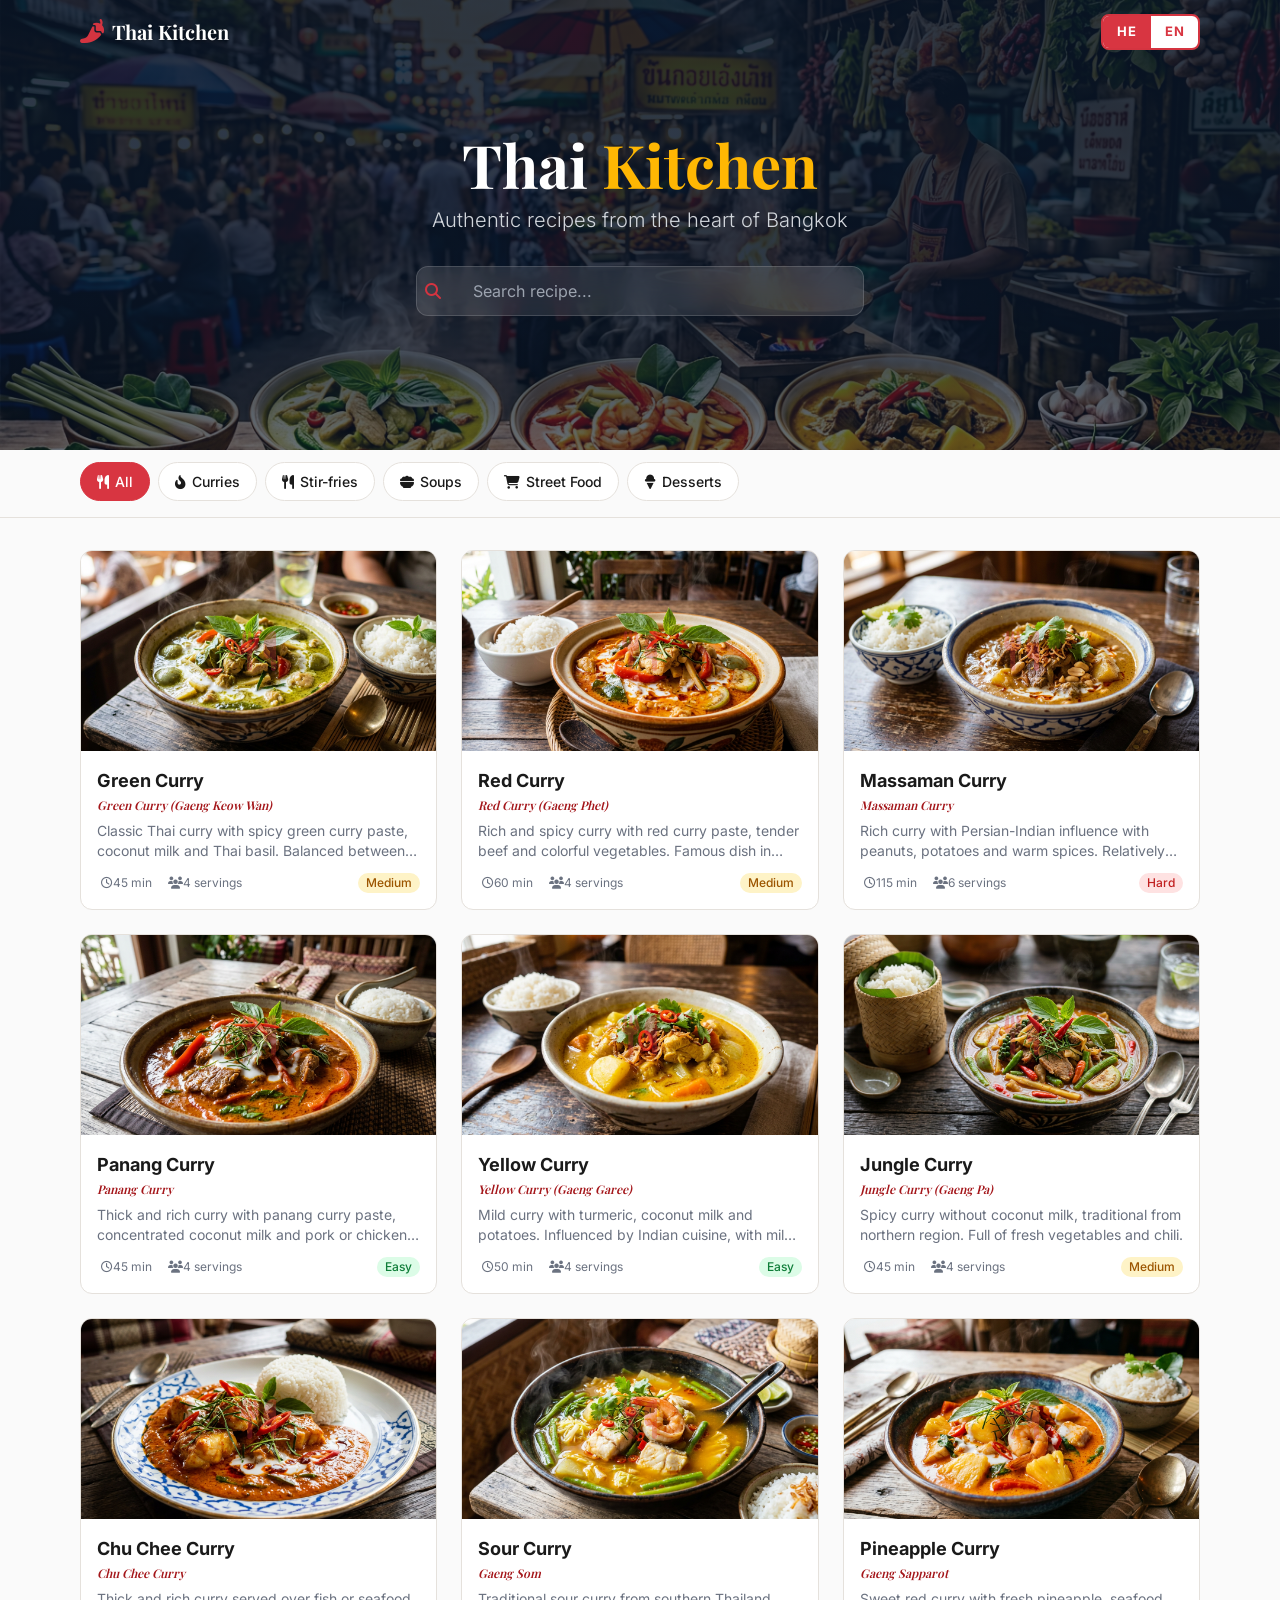
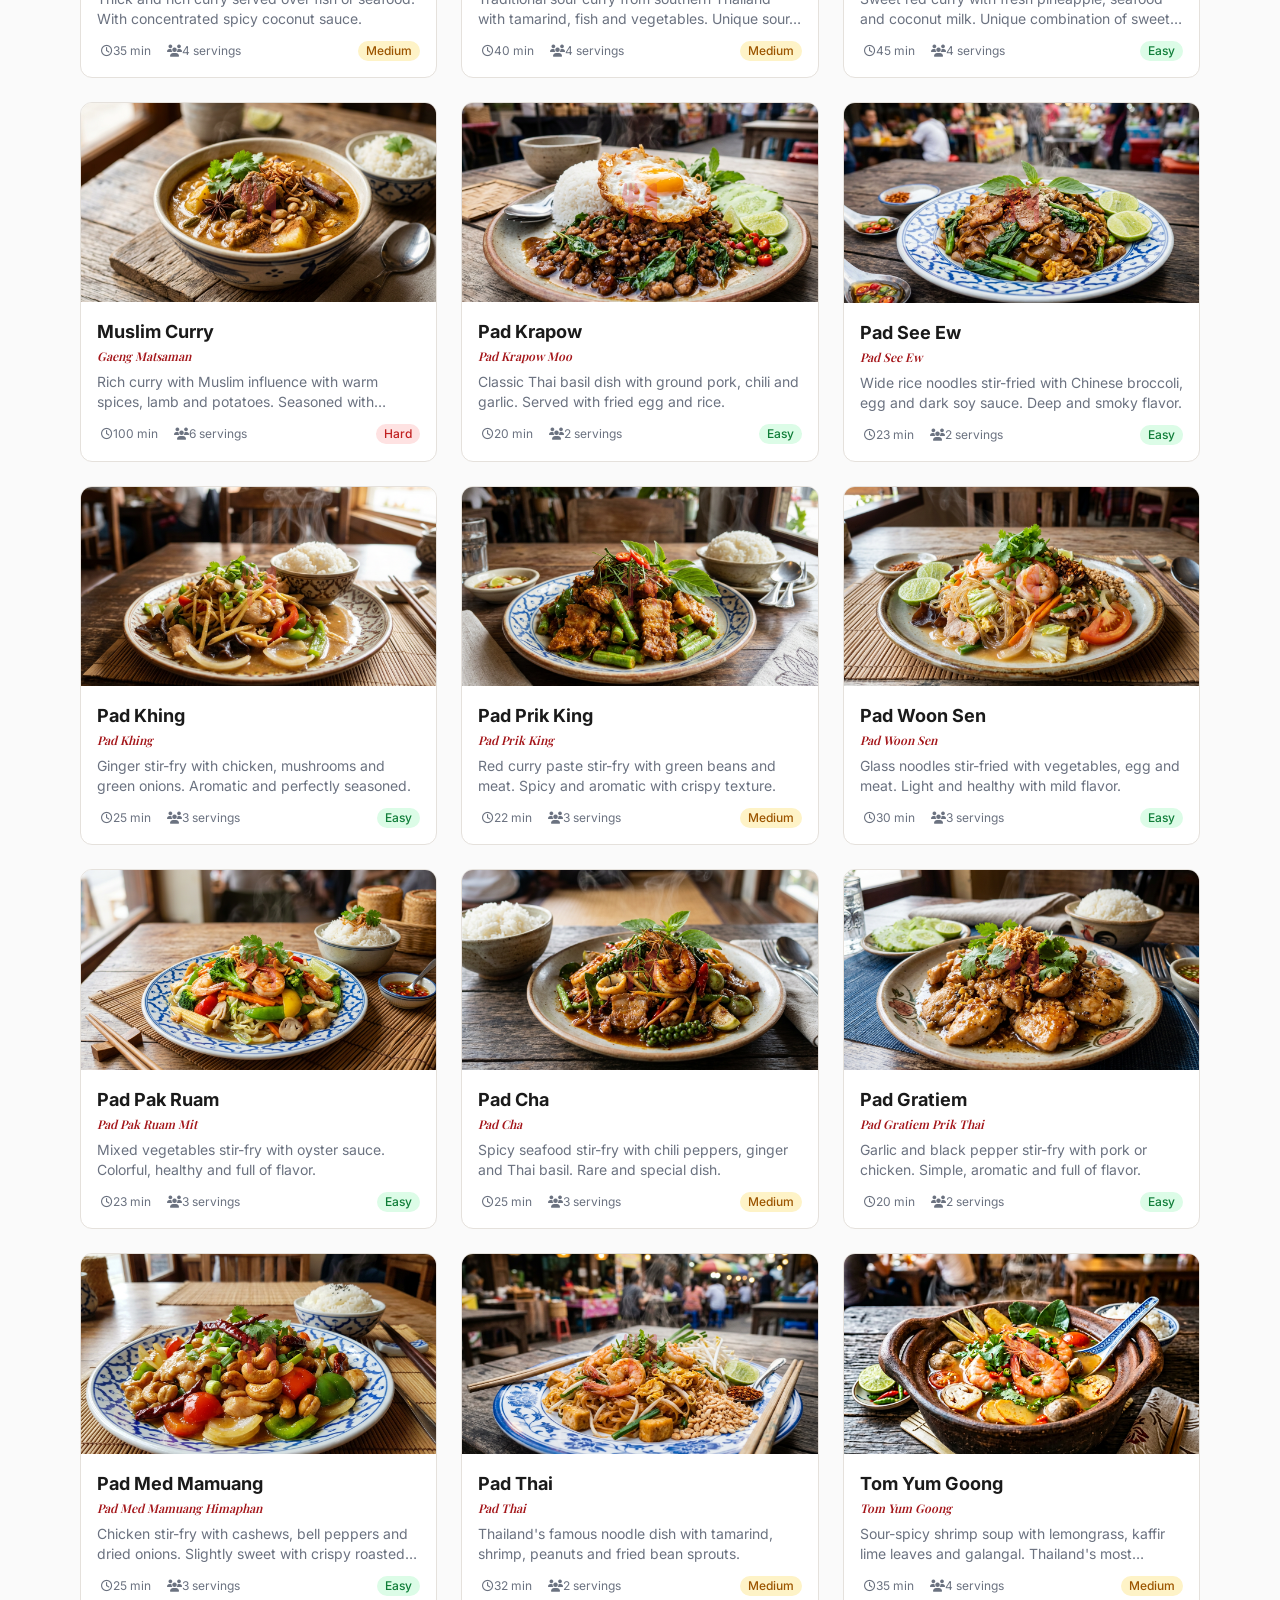
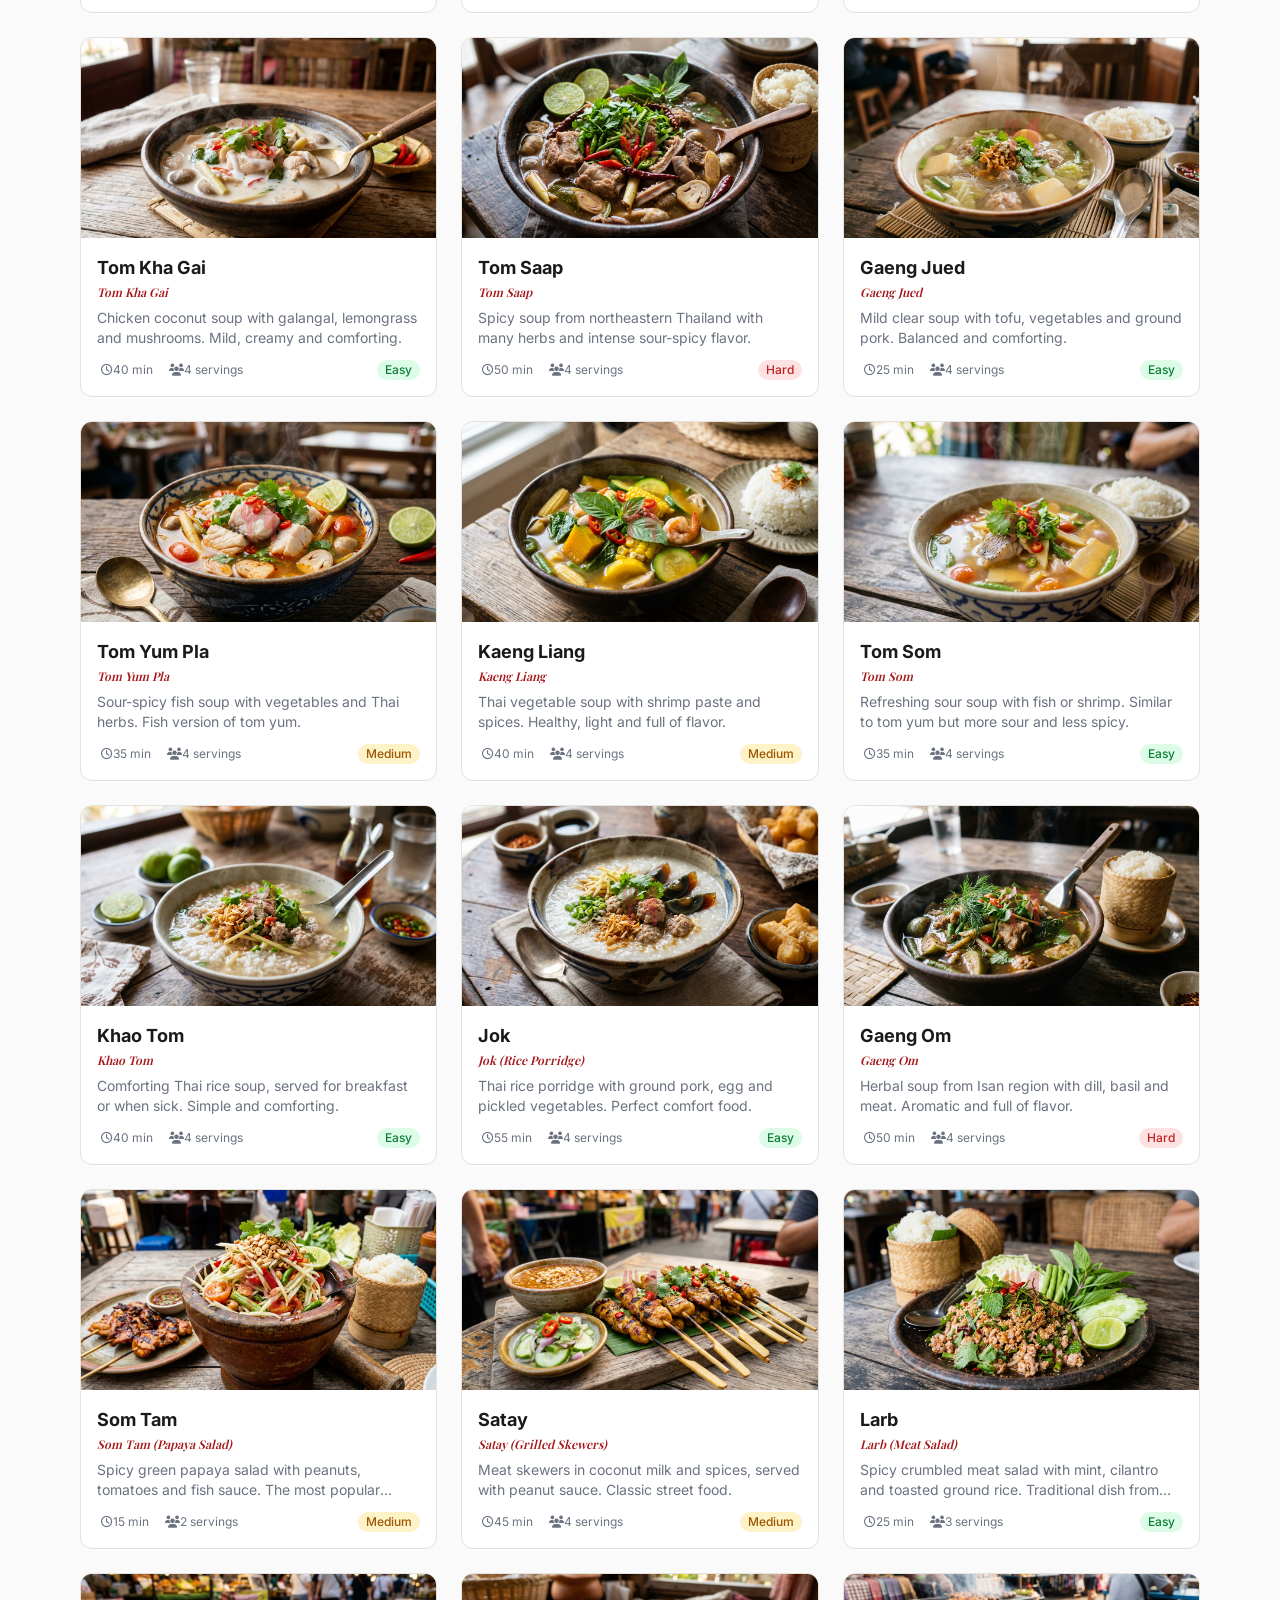
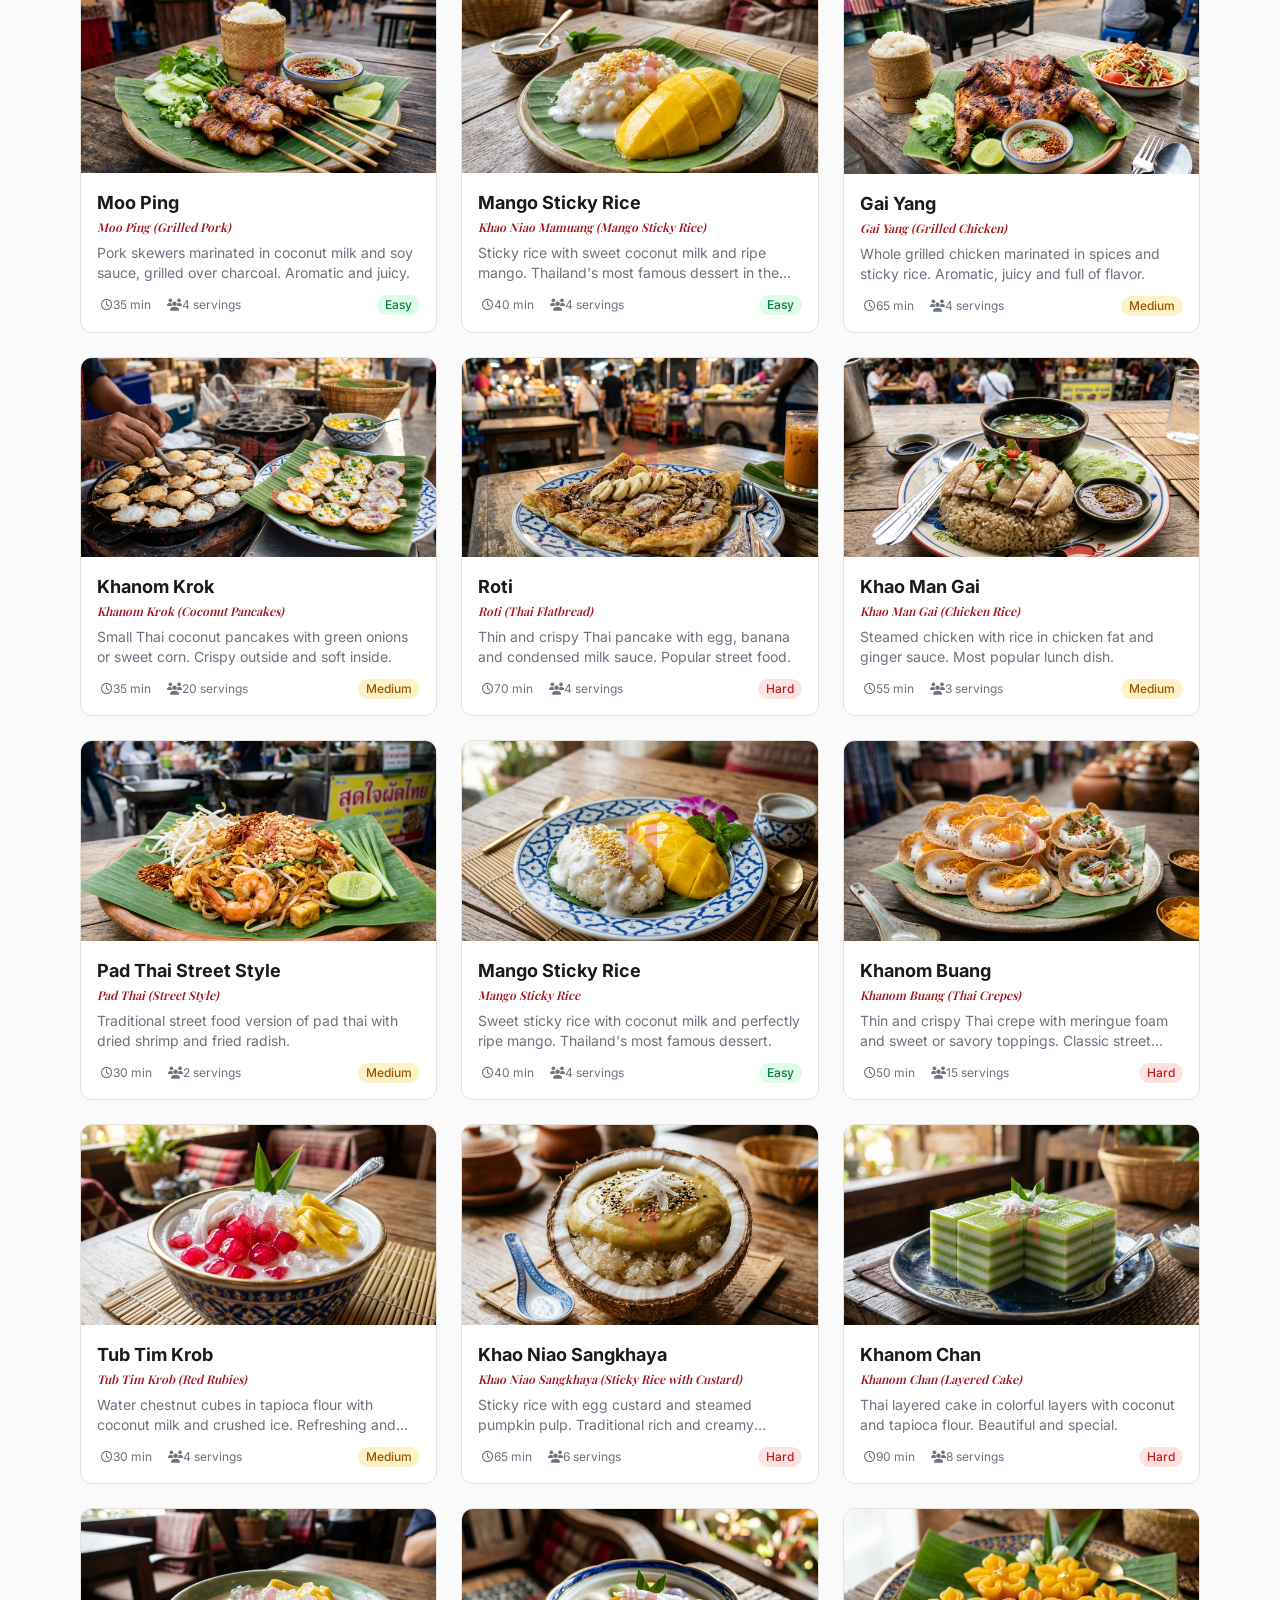
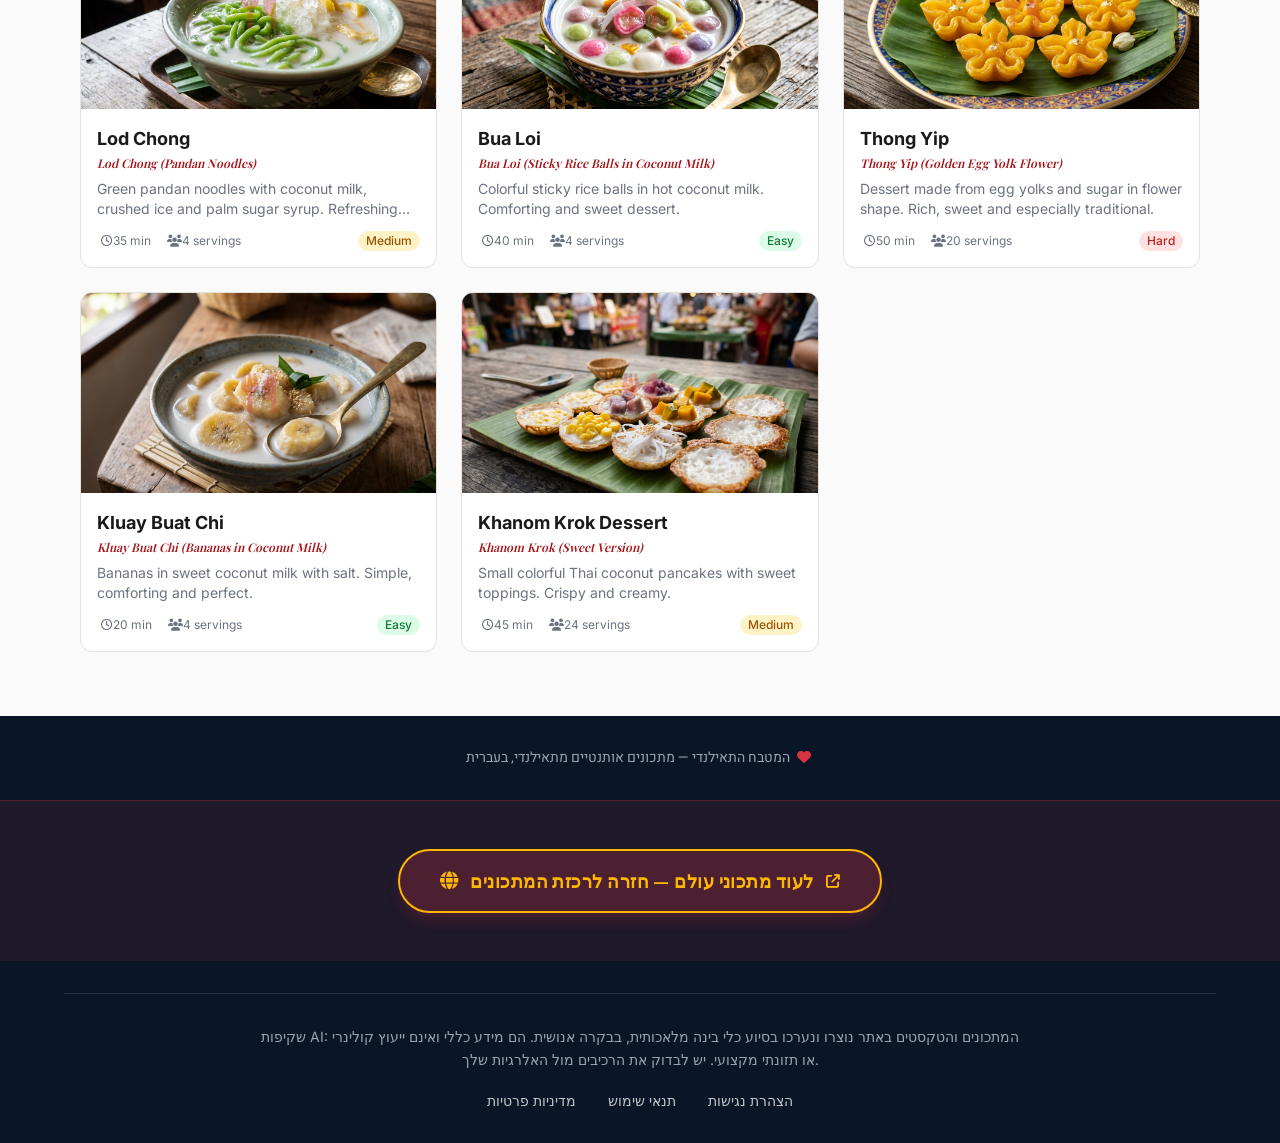
<file: index.html>
<!DOCTYPE html>
<html lang="he" dir="rtl">
<head>
    <meta charset="UTF-8">
    <meta name="viewport" content="width=device-width, initial-scale=1.0">
    <meta name="description" content="המטבח התאילנדי — מתכונים אותנטיים מתאילנדי, בעברית.">
    <meta property="og:title" content="המטבח התאילנדי">
    <meta property="og:description" content="מתכונים אותנטיים מהלב של בנגקוק">
    <meta property="og:type" content="website">
    <!-- Security policy declared before any resource so it governs them all.
         style-src allows 'unsafe-inline' for Tailwind-generated styles only.
         frame-ancestors / X-Content-Type-Options need real headers, which
         GitHub Pages cannot set - see governance/risk-register.md -->
    <meta http-equiv="Content-Security-Policy" content="default-src 'self'; script-src 'self'; style-src 'self' 'unsafe-inline'; img-src 'self' data:; font-src 'self'; connect-src 'self'; base-uri 'self'; form-action 'self'">
    <meta name="referrer" content="strict-origin-when-cross-origin">

    <!-- Self-hosted assets: zero third-party requests. See governance/data-map.md -->
    <link rel="stylesheet" href="assets/css/tailwind.css">
    <link rel="stylesheet" href="assets/fonts/fonts.css">
    <link rel="stylesheet" href="assets/vendor/fontawesome/fontawesome.min.css">
    <title>המטבח התאילנדי — מתכונים אותנטיים</title>

    <!-- Google Fonts -->
    <!-- Font Awesome -->
    <!-- Custom Styles -->
    <link rel="stylesheet" href="css/style.css">
</head>
<body class="bg-th-cream font-heebo text-th-charcoal min-h-screen">

    <a href="#main" class="skip-link" data-en="Skip to main content" data-he="דלג לתוכן העיקרי">דלג לתוכן העיקרי</a>

    <!-- Header -->
    <header id="app-header" class="fixed top-0 right-0 left-0 z-50 transition-all duration-200">
        <div class="max-w-6xl mx-auto px-4 h-16 md:h-18 flex items-center justify-between">
            <a href="#/" id="header-logo" class="flex items-center gap-2">
                <span class="text-th-primary text-2xl"><i class="fas fa-pepper-hot"></i></span>
                <span class="font-playfair font-bold text-lg md:text-xl text-th-charcoal">המטבח התאילנדי</span>
            </a>
            <div class="flex items-center gap-3">
                <!-- Language Switcher -->
                <div class="language-switcher">
                    <button class="lang-btn active" data-lang="he">HE</button>
                    <button class="lang-btn" data-lang="en">EN</button>
                </div>
                <!-- Back Button -->
                <button id="back-btn" class="hidden items-center gap-2 text-th-charcoal hover:text-th-primary transition-colors text-sm font-medium">
                    <span>חזרה למתכונים</span>
                    <i class="fas fa-arrow-left"></i>
                </button>
            </div>
        </div>
    </header>

    <!-- Main Content -->
    <main id="main">
        <!-- Home View -->
        <div id="home-view">
            <!-- Hero Section -->
            <section id="hero" class="home-hero relative flex items-center justify-center text-center overflow-hidden">
                <div class="relative z-10 px-4 w-full max-w-2xl mx-auto">
                    <h1 class="font-playfair text-4xl md:text-5xl lg:text-6xl font-bold text-white mb-3">
                        המטבח <span class="text-th-primary-light">התאילנדי</span>
                    </h1>
                    <p class="text-gray-300 text-lg md:text-xl mb-8 font-light">
                        מתכונים אותנטיים מהלב של בנגקוק
                    </p>
                    <!-- Search Bar -->
                    <div class="relative max-w-md mx-auto">
                        <div class="glass-search flex items-center rounded-xl overflow-hidden">
                            <span class="pr-4 pl-2 text-th-primary"><i class="fas fa-search"></i></span>
                            <input
                                id="search-input"
                                type="text"
                                placeholder="חיפוש מתכון..."
                                class="w-full py-3 pl-4 bg-transparent text-white placeholder-gray-400 outline-none text-base"
                            >
                            <button id="search-clear" class="hidden pl-4 pr-2 text-gray-400 hover:text-white transition-colors">
                                <i class="fas fa-times"></i>
                            </button>
                        </div>
                    </div>
                </div>
            </section>

            <!-- Category Filters -->
            <section class="sticky top-16 md:top-18 z-40 bg-th-cream/95 backdrop-blur-sm border-b border-th-border">
                <div class="max-w-6xl mx-auto px-4 py-3">
                    <div id="category-filters" class="flex gap-2 overflow-x-auto pb-1 scrollbar-hide"></div>
                    <div id="result-count" class="text-th-text-secondary text-sm mt-2 hidden"></div>
                </div>
            </section>

            <!-- Recipe Grid -->
            <section class="max-w-6xl mx-auto px-4 py-8">
                <!-- Screen-reader-only: the cards below use h3, so the hierarchy
                     needs an h2 here. Hidden visually; the design is unchanged. -->
                <h2 class="sr-only-heading" data-en="Recipes" data-he="מתכונים">מתכונים</h2>
                <div id="recipe-grid" class="grid gap-6" style="grid-template-columns: repeat(auto-fill, minmax(300px, 1fr));"></div>

                <!-- Empty State -->
                <div id="empty-state" class="hidden text-center py-16">
                    <div class="text-6xl mb-4 text-th-primary opacity-50"><i class="fas fa-search"></i></div>
                    <h3 class="text-xl font-bold text-th-charcoal mb-2">לא נמצאו מתכונים</h3>
                    <p class="text-th-text-secondary mb-4">נסו לשנות את מילות החיפוש או לבחור קטגוריה אחרת</p>
                    <button id="clear-filters-btn" class="px-6 py-2 bg-th-primary text-white rounded-lg hover:bg-th-primary-dark transition-colors font-medium">
                        נקה חיפוש
                    </button>
                </div>

                <!-- Loading State -->
                <div id="loading-state" class="text-center py-16">
                    <div class="spinner mb-4"></div>
                    <p class="text-th-text-secondary">טוען מתכונים...</p>
                </div>
            </section>
        </div>

        <!-- Recipe Detail View -->
        <div id="recipe-view" class="hidden"></div>
    </main>

    <!-- Footer -->
    <footer class="bg-th-navy text-gray-400 py-8 mt-8">
        <div class="max-w-6xl mx-auto px-4 text-center">
            <p class="font-heebo text-sm">
                המטבח התאילנדי — מתכונים אותנטיים מתאילנדי, בעברית
                <span class="text-th-primary mx-1"><i class="fas fa-heart"></i></span>
            </p>
        </div>

        <!-- Back to Hub -->
        <div class="py-12 bg-th-primary/10 border-t border-th-primary/30 mt-8">
            <div class="max-w-6xl mx-auto px-4 text-center">
                <a href="https://robertog62.github.io/recipes-world-hub/" target="_blank" rel="noopener noreferrer"
                   class="inline-flex items-center gap-3 border-2 border-th-primary-light bg-th-primary/25 text-th-primary-light font-playfair font-bold text-base md:text-lg px-10 py-4 rounded-full hover:bg-th-primary-light hover:text-th-navy transition-all duration-300 tracking-wide shadow-lg shadow-th-primary/20">
                    <i class="fa-solid fa-globe text-lg"></i>
                    <span>לעוד מתכוני עולם — חזרה לרכזת המתכונים</span>
                    <i class="fa-solid fa-arrow-up-right-from-square text-sm"></i>
                </a>
            </div>
        </div>

        <div class="max-w-6xl mx-auto px-4 text-center mt-8 pt-8 border-t border-white/10">
            <p class="text-sm leading-relaxed max-w-3xl mx-auto mb-5" class="text-white/75"
               data-en="AI transparency: the recipes and texts on this site were generated and edited with AI tools under human review. They are general guidance, not professional culinary or nutritional advice. Check ingredients against your own allergies."
               data-he="שקיפות AI: המתכונים והטקסטים באתר נוצרו ונערכו בסיוע כלי בינה מלאכותית, בבקרה אנושית. הם מידע כללי ואינם ייעוץ קולינרי או תזונתי מקצועי. יש לבדוק את הרכיבים מול האלרגיות שלך.">שקיפות AI: המתכונים והטקסטים באתר נוצרו ונערכו בסיוע כלי בינה מלאכותית, בבקרה אנושית. הם מידע כללי ואינם ייעוץ קולינרי או תזונתי מקצועי. יש לבדוק את הרכיבים מול האלרגיות שלך.</p>
            <div class="flex flex-wrap justify-center gap-x-8 gap-y-2 text-sm">
                <a href="privacy.html" class="text-white/75 hover:underline" data-en="Privacy Policy" data-he="מדיניות פרטיות">מדיניות פרטיות</a>
                <a href="terms.html" class="text-white/75 hover:underline" data-en="Terms of Use" data-he="תנאי שימוש">תנאי שימוש</a>
                <a href="accessibility.html" class="text-white/75 hover:underline" data-en="Accessibility" data-he="הצהרת נגישות">הצהרת נגישות</a>
            </div>
        </div>
    </footer>

    <!-- Scripts -->
    <!-- i18n must load first -->
    <script src="js/i18n.js"></script>
    <script src="js/data.js"></script>
    <script src="js/ui.js"></script>
    <script src="js/app.js"></script>
</body>
</html>
</file>
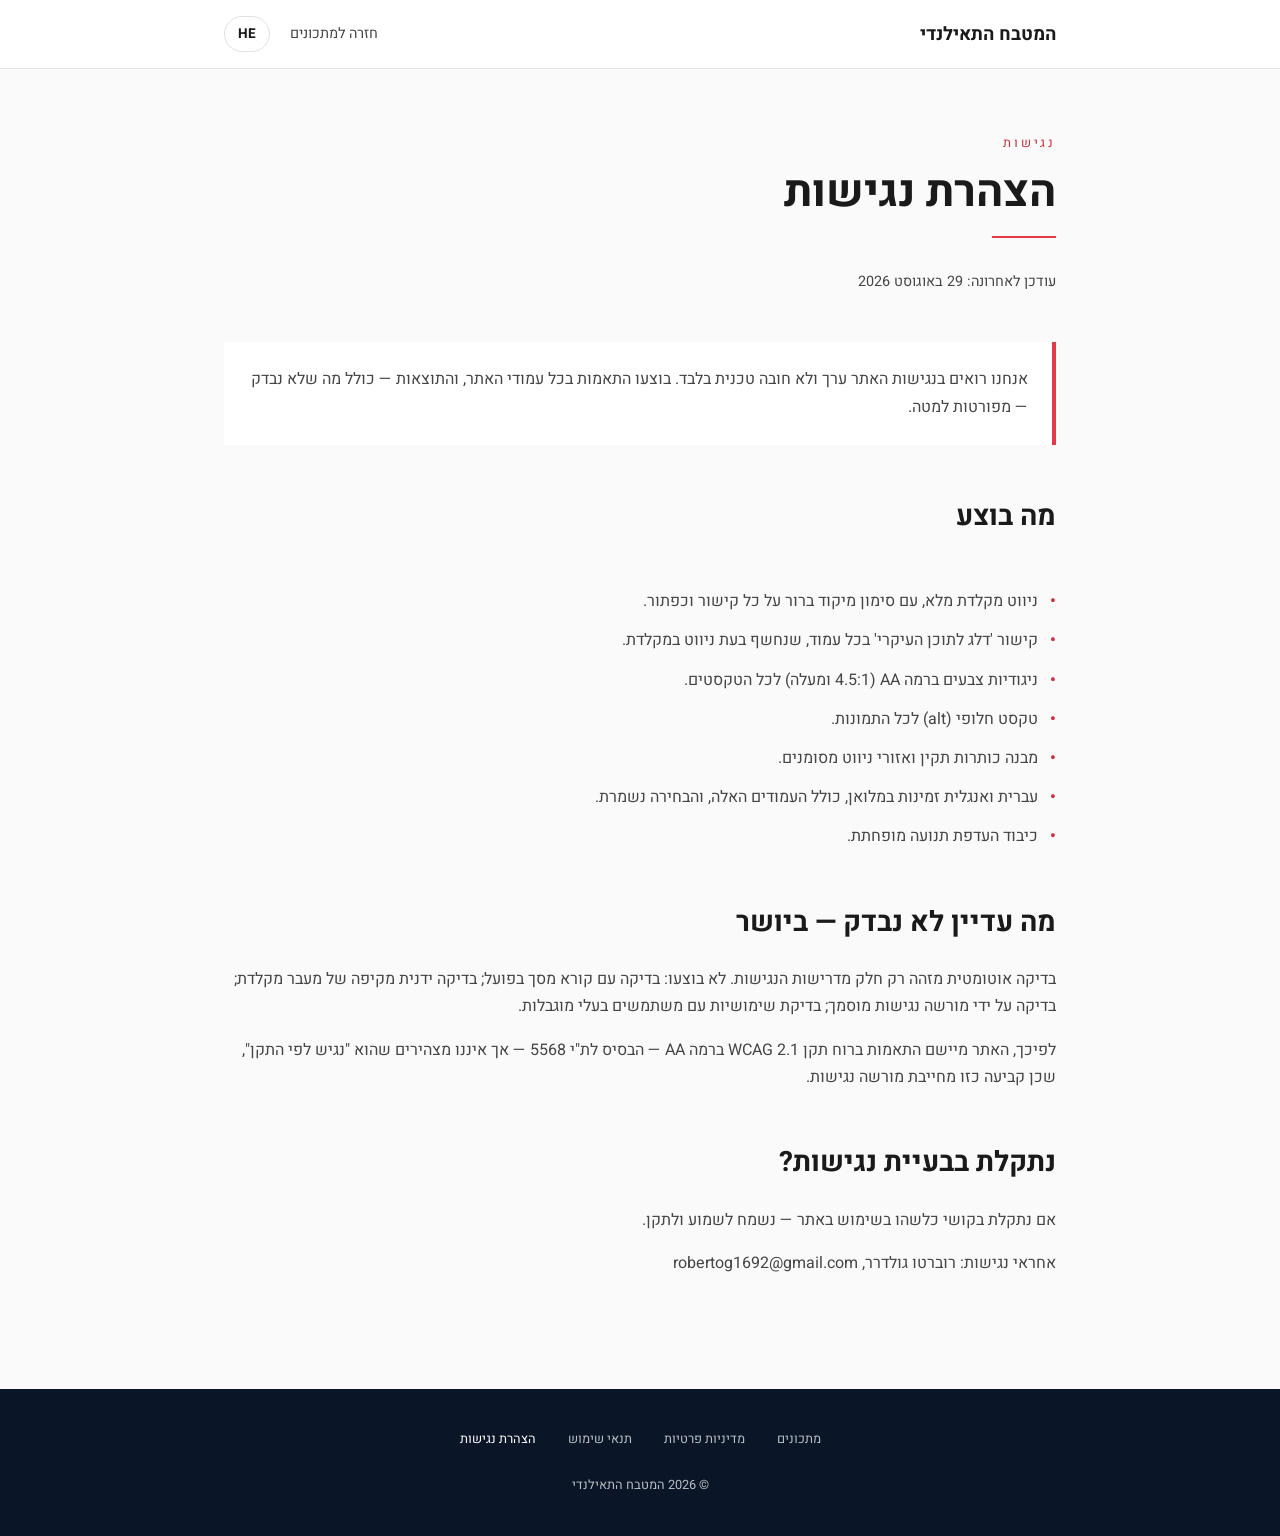
<file: accessibility.html>
<!DOCTYPE html>
<html lang="he" dir="rtl">
<head>
    <meta charset="UTF-8">
    <meta name="viewport" content="width=device-width, initial-scale=1.0">
    <title data-en="Accessibility Statement | Thai Kitchen" data-he="הצהרת נגישות | המטבח התאילנדי">הצהרת נגישות | המטבח התאילנדי</title>
    <meta name="description" content="הצהרת הנגישות של האתר — מה בוצע ומה לא נבדק.">
    <meta http-equiv="Content-Security-Policy" content="default-src 'self'; script-src 'self'; style-src 'self'; img-src 'self' data:; font-src 'self'; connect-src 'self'; base-uri 'self'; form-action 'self'">
    <meta name="referrer" content="strict-origin-when-cross-origin">
    <link rel="stylesheet" href="assets/fonts/fonts.css">
    <link rel="stylesheet" href="assets/css/policy.css">
</head>
<body class="p-body">

    <a href="#main" class="skip-link" data-en="Skip to main content" data-he="דלג לתוכן העיקרי">דלג לתוכן העיקרי</a>

    <nav class="p-nav" aria-label="ניווט">
        <div class="p-wrap p-nav-in">
            <a href="index.html" class="p-logo" data-en="Thai Kitchen" data-he="המטבח התאילנדי">המטבח התאילנדי</a>
            <div class="p-navlinks">
                <a href="index.html" class="p-back" data-en="Back to recipes" data-he="חזרה למתכונים">חזרה למתכונים</a>
                <button id="langToggle" type="button" class="p-langbtn"><span id="langLabel">HE</span></button>
            </div>
        </div>
    </nav>

    <main id="main">
        <div class="p-wrap">
            <p class="p-eyebrow" data-en="Accessibility" data-he="נגישות">נגישות</p>
            <h1 data-en="Accessibility Statement" data-he="הצהרת נגישות">הצהרת נגישות</h1>
            <div class="p-rule"></div>
            <p class="p-updated" data-en="Last updated: 29 August 2026" data-he="עודכן לאחרונה: 29 באוגוסט 2026">עודכן לאחרונה: 29 באוגוסט 2026</p>

        <div class="p-callout"><p data-en="Accessibility here is treated as something worth doing, not a box to tick. Adjustments were made across the site, and the results - including what was not tested - are set out below." data-he="אנחנו רואים בנגישות האתר ערך ולא חובה טכנית בלבד. בוצעו התאמות בכל עמודי האתר, והתוצאות — כולל מה שלא נבדק — מפורטות למטה.">Accessibility here is treated as something worth doing, not a box to tick. Adjustments were made across the site, and the results - including what was not tested - are set out below.</p></div>
        <section>
            <h2 data-en="What was done" data-he="מה בוצע">What was done</h2>
        </section>
        <ul class="p-list">
            <li><span data-en="Full keyboard navigation, with a clear focus indicator on every link and button." data-he="ניווט מקלדת מלא, עם סימון מיקוד ברור על כל קישור וכפתור.">Full keyboard navigation, with a clear focus indicator on every link and button.</span></li>
            <li><span data-en="A 'skip to main content' link on every page, revealed on keyboard focus." data-he="קישור 'דלג לתוכן העיקרי' בכל עמוד, שנחשף בעת ניווט במקלדת.">A 'skip to main content' link on every page, revealed on keyboard focus.</span></li>
            <li><span data-en="Colour contrast at AA level (4.5:1 or better) for all text." data-he="ניגודיות צבעים ברמה AA (4.5:1 ומעלה) לכל הטקסטים.">Colour contrast at AA level (4.5:1 or better) for all text.</span></li>
            <li><span data-en="Alt text on every image." data-he="טקסט חלופי (alt) לכל התמונות.">Alt text on every image.</span></li>
            <li><span data-en="Correct heading hierarchy and landmark regions." data-he="מבנה כותרות תקין ואזורי ניווט מסומנים.">Correct heading hierarchy and landmark regions.</span></li>
            <li><span data-en="Hebrew and English are both fully available, including these pages, and the choice is remembered." data-he="עברית ואנגלית זמינות במלואן, כולל העמודים האלה, והבחירה נשמרת.">Hebrew and English are both fully available, including these pages, and the choice is remembered.</span></li>
            <li><span data-en="Reduced-motion preference is honoured." data-he="כיבוד העדפת תנועה מופחתת.">Reduced-motion preference is honoured.</span></li>
        </ul>
        <section>
            <h2 data-en="What has not been tested - stated honestly" data-he="מה עדיין לא נבדק — ביושר">What has not been tested - stated honestly</h2>
            <p data-en="Automated testing covers only part of the accessibility requirements. Not done: testing with an actual screen reader; a full manual keyboard walkthrough; review by a certified accessibility professional; usability testing with disabled users." data-he="בדיקה אוטומטית מזהה רק חלק מדרישות הנגישות. לא בוצעו: בדיקה עם קורא מסך בפועל; בדיקה ידנית מקיפה של מעבר מקלדת; בדיקה על ידי מורשה נגישות מוסמך; בדיקת שימושיות עם משתמשים בעלי מוגבלות.">Automated testing covers only part of the accessibility requirements. Not done: testing with an actual screen reader; a full manual keyboard walkthrough; review by a certified accessibility professional; usability testing with disabled users.</p>
            <p data-en="Accordingly, the site applies adjustments in the spirit of WCAG 2.1 level AA - the basis for Israeli standard 5568 - but we do not state that it 'conforms to the standard', because that requires a certified accessibility professional." data-he="לפיכך, האתר מיישם התאמות ברוח תקן WCAG 2.1 ברמה AA — הבסיס לת&quot;י 5568 — אך איננו מצהירים שהוא &quot;נגיש לפי התקן&quot;, שכן קביעה כזו מחייבת מורשה נגישות.">Accordingly, the site applies adjustments in the spirit of WCAG 2.1 level AA - the basis for Israeli standard 5568 - but we do not state that it 'conforms to the standard', because that requires a certified accessibility professional.</p>
        </section>
        <section>
            <h2 data-en="Found a problem?" data-he="נתקלת בבעיית נגישות?">Found a problem?</h2>
            <p data-en="If anything here was hard to use, we would like to hear about it and fix it." data-he="אם נתקלת בקושי כלשהו בשימוש באתר — נשמח לשמוע ולתקן.">If anything here was hard to use, we would like to hear about it and fix it.</p>
            <p data-en="Accessibility contact: Roberto Goldreer, robertog1692@gmail.com" data-he="אחראי נגישות: רוברטו גולדרר, robertog1692@gmail.com">Accessibility contact: Roberto Goldreer, robertog1692@gmail.com</p>
        </section>

        </div>
    </main>

    <footer class="p-footer">
        <div class="p-wrap">
            <div class="p-footer-links">
                <a href="index.html" data-en="Recipes" data-he="מתכונים">מתכונים</a>
                <a href="privacy.html" data-en="Privacy Policy" data-he="מדיניות פרטיות">מדיניות פרטיות</a>
                <a href="terms.html" data-en="Terms of Use" data-he="תנאי שימוש">תנאי שימוש</a>
                <a href="accessibility.html" aria-current="page" data-en="Accessibility" data-he="הצהרת נגישות">הצהרת נגישות</a>
            </div>
            <p class="p-copy">&copy; 2026 המטבח התאילנדי</p>
        </div>
    </footer>

    <script src="assets/js/policy.js"></script>
</body>
</html>
</file>
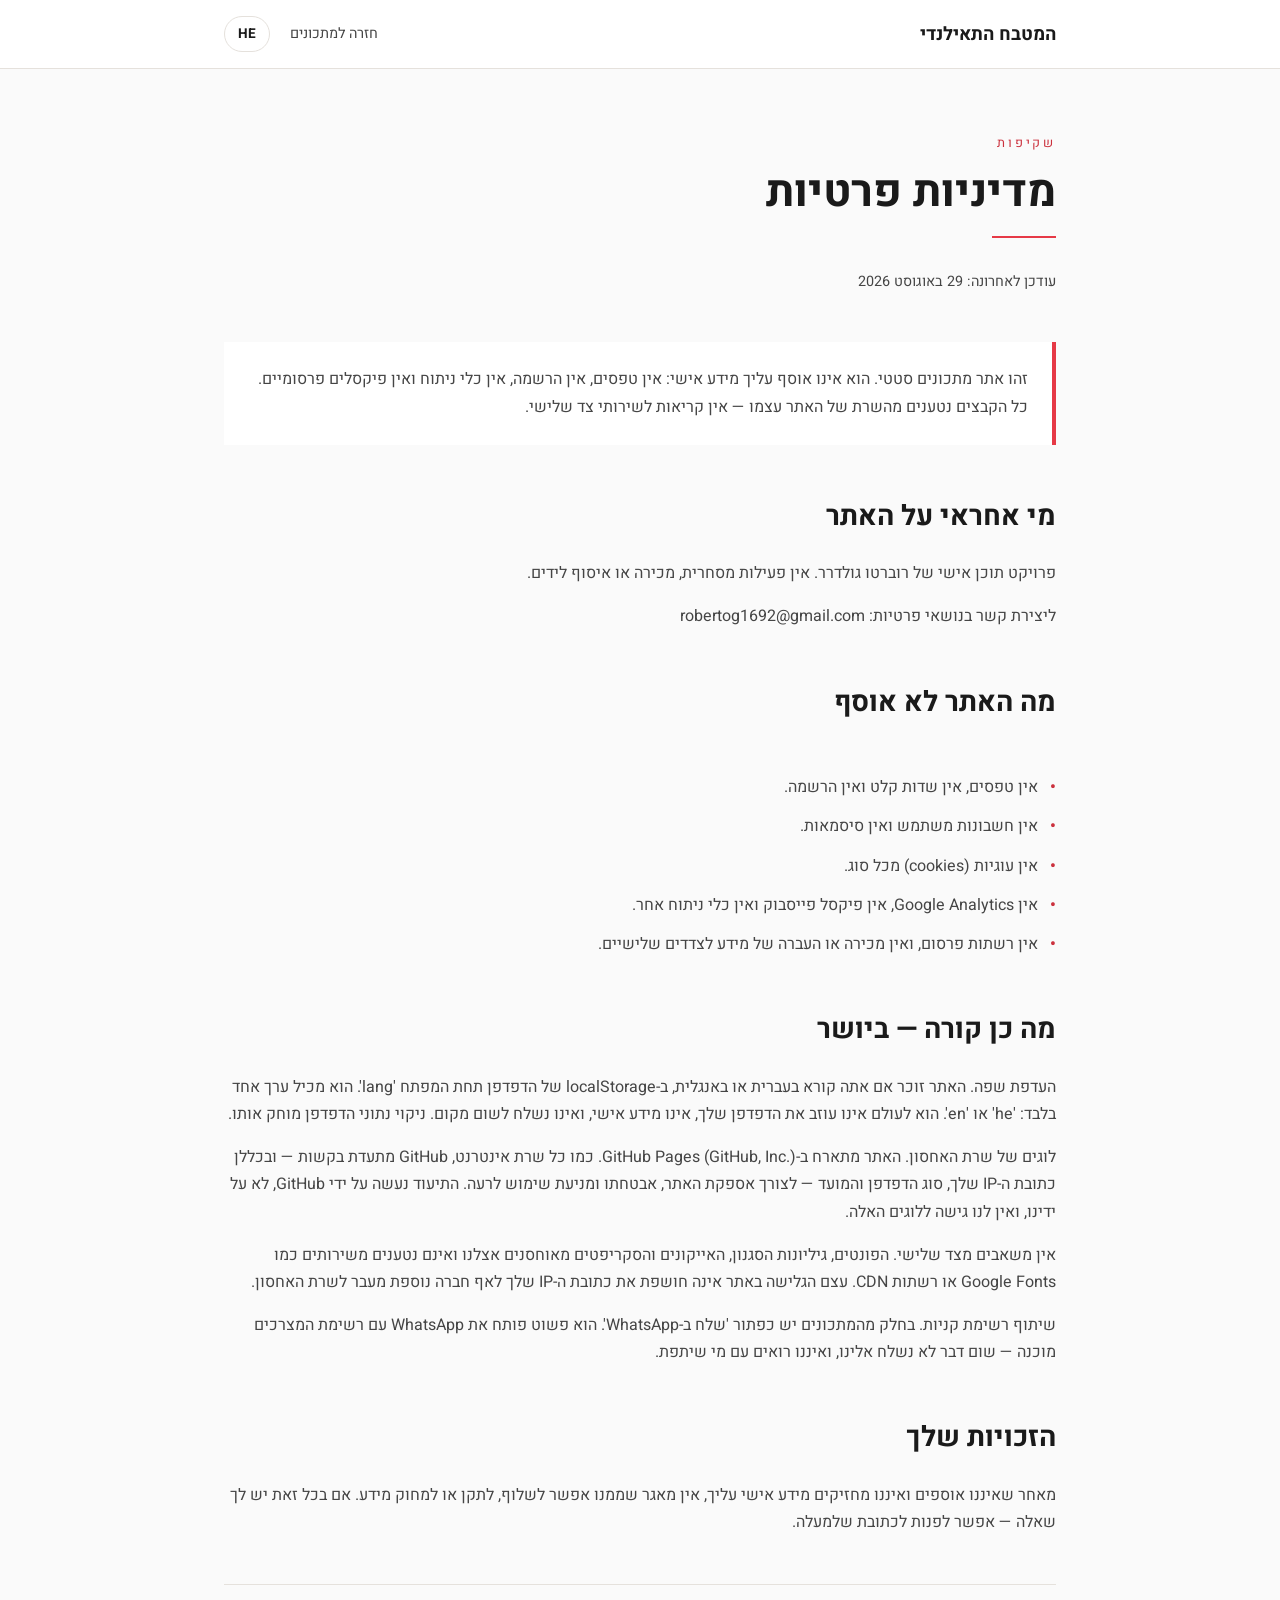
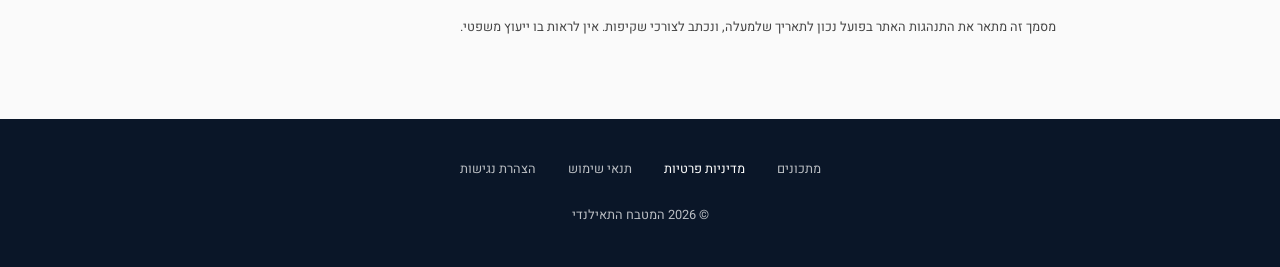
<file: privacy.html>
<!DOCTYPE html>
<html lang="he" dir="rtl">
<head>
    <meta charset="UTF-8">
    <meta name="viewport" content="width=device-width, initial-scale=1.0">
    <title data-en="Privacy Policy | Thai Kitchen" data-he="מדיניות פרטיות | המטבח התאילנדי">מדיניות פרטיות | המטבח התאילנדי</title>
    <meta name="description" content="מדיניות הפרטיות של האתר — מה נאסף ומה לא.">
    <meta http-equiv="Content-Security-Policy" content="default-src 'self'; script-src 'self'; style-src 'self'; img-src 'self' data:; font-src 'self'; connect-src 'self'; base-uri 'self'; form-action 'self'">
    <meta name="referrer" content="strict-origin-when-cross-origin">
    <link rel="stylesheet" href="assets/fonts/fonts.css">
    <link rel="stylesheet" href="assets/css/policy.css">
</head>
<body class="p-body">

    <a href="#main" class="skip-link" data-en="Skip to main content" data-he="דלג לתוכן העיקרי">דלג לתוכן העיקרי</a>

    <nav class="p-nav" aria-label="ניווט">
        <div class="p-wrap p-nav-in">
            <a href="index.html" class="p-logo" data-en="Thai Kitchen" data-he="המטבח התאילנדי">המטבח התאילנדי</a>
            <div class="p-navlinks">
                <a href="index.html" class="p-back" data-en="Back to recipes" data-he="חזרה למתכונים">חזרה למתכונים</a>
                <button id="langToggle" type="button" class="p-langbtn"><span id="langLabel">HE</span></button>
            </div>
        </div>
    </nav>

    <main id="main">
        <div class="p-wrap">
            <p class="p-eyebrow" data-en="Transparency" data-he="שקיפות">שקיפות</p>
            <h1 data-en="Privacy Policy" data-he="מדיניות פרטיות">מדיניות פרטיות</h1>
            <div class="p-rule"></div>
            <p class="p-updated" data-en="Last updated: 29 August 2026" data-he="עודכן לאחרונה: 29 באוגוסט 2026">עודכן לאחרונה: 29 באוגוסט 2026</p>

        <div class="p-callout"><p data-en="This is a static recipe site. It does not collect personal information about you: no forms, no sign-up, no analytics, no advertising pixels. Every file loads from this site's own server - there are no third-party requests." data-he="זהו אתר מתכונים סטטי. הוא אינו אוסף עליך מידע אישי: אין טפסים, אין הרשמה, אין כלי ניתוח ואין פיקסלים פרסומיים. כל הקבצים נטענים מהשרת של האתר עצמו — אין קריאות לשירותי צד שלישי.">This is a static recipe site. It does not collect personal information about you: no forms, no sign-up, no analytics, no advertising pixels. Every file loads from this site's own server - there are no third-party requests.</p></div>
        <section>
            <h2 data-en="Who runs this site" data-he="מי אחראי על האתר">Who runs this site</h2>
            <p data-en="A personal content project by Roberto Goldreer. No commerce, no sales, no lead collection." data-he="פרויקט תוכן אישי של רוברטו גולדרר. אין פעילות מסחרית, מכירה או איסוף לידים.">A personal content project by Roberto Goldreer. No commerce, no sales, no lead collection.</p>
            <p data-en="Privacy contact: robertog1692@gmail.com" data-he="ליצירת קשר בנושאי פרטיות: robertog1692@gmail.com">Privacy contact: robertog1692@gmail.com</p>
        </section>
        <section>
            <h2 data-en="What this site does not collect" data-he="מה האתר לא אוסף">What this site does not collect</h2>
        </section>
        <ul class="p-list">
            <li><span data-en="No forms, no input fields and no registration." data-he="אין טפסים, אין שדות קלט ואין הרשמה.">No forms, no input fields and no registration.</span></li>
            <li><span data-en="No user accounts and no passwords." data-he="אין חשבונות משתמש ואין סיסמאות.">No user accounts and no passwords.</span></li>
            <li><span data-en="No cookies of any kind." data-he="אין עוגיות (cookies) מכל סוג.">No cookies of any kind.</span></li>
            <li><span data-en="No Google Analytics, no Facebook pixel, no other analytics tool." data-he="אין Google Analytics, אין פיקסל פייסבוק ואין כלי ניתוח אחר.">No Google Analytics, no Facebook pixel, no other analytics tool.</span></li>
            <li><span data-en="No advertising networks, and no sale or sharing of data with third parties." data-he="אין רשתות פרסום, ואין מכירה או העברה של מידע לצדדים שלישיים.">No advertising networks, and no sale or sharing of data with third parties.</span></li>
        </ul>
        <section>
            <h2 data-en="What does happen - stated plainly" data-he="מה כן קורה — ביושר">What does happen - stated plainly</h2>
            <p data-en="Language preference. The site remembers whether you are reading in Hebrew or English, in your browser's localStorage under the key 'lang'. It holds one value: 'he' or 'en'. It never leaves your browser, it is not personal information, and it is not sent anywhere. Clearing your browser data removes it." data-he="העדפת שפה. האתר זוכר אם אתה קורא בעברית או באנגלית, ב-localStorage של הדפדפן תחת המפתח 'lang'. הוא מכיל ערך אחד בלבד: 'he' או 'en'. הוא לעולם אינו עוזב את הדפדפן שלך, אינו מידע אישי, ואינו נשלח לשום מקום. ניקוי נתוני הדפדפן מוחק אותו.">Language preference. The site remembers whether you are reading in Hebrew or English, in your browser's localStorage under the key 'lang'. It holds one value: 'he' or 'en'. It never leaves your browser, it is not personal information, and it is not sent anywhere. Clearing your browser data removes it.</p>
            <p data-en="Hosting logs. The site is hosted on GitHub Pages (GitHub, Inc.). Like any web server, GitHub records requests - including your IP address, browser type and time - to serve the site, secure it and prevent abuse. That logging is done by GitHub, not by us, and we have no access to those logs." data-he="לוגים של שרת האחסון. האתר מתארח ב-GitHub Pages (GitHub, Inc.). כמו כל שרת אינטרנט, GitHub מתעדת בקשות — ובכללן כתובת ה-IP שלך, סוג הדפדפן והמועד — לצורך אספקת האתר, אבטחתו ומניעת שימוש לרעה. התיעוד נעשה על ידי GitHub, לא על ידינו, ואין לנו גישה ללוגים האלה.">Hosting logs. The site is hosted on GitHub Pages (GitHub, Inc.). Like any web server, GitHub records requests - including your IP address, browser type and time - to serve the site, secure it and prevent abuse. That logging is done by GitHub, not by us, and we have no access to those logs.</p>
            <p data-en="No third-party resources. Fonts, stylesheets, icons and scripts are all stored here and are not loaded from services such as Google Fonts or a CDN. Simply browsing this site does not expose your IP address to any company beyond the host." data-he="אין משאבים מצד שלישי. הפונטים, גיליונות הסגנון, האייקונים והסקריפטים מאוחסנים אצלנו ואינם נטענים משירותים כמו Google Fonts או רשתות CDN. עצם הגלישה באתר אינה חושפת את כתובת ה-IP שלך לאף חברה נוספת מעבר לשרת האחסון.">No third-party resources. Fonts, stylesheets, icons and scripts are all stored here and are not loaded from services such as Google Fonts or a CDN. Simply browsing this site does not expose your IP address to any company beyond the host.</p>
            <p data-en="Sharing a shopping list. Some recipes offer a 'send by WhatsApp' button. It simply opens WhatsApp with the ingredient list ready - nothing is sent to us, and we do not see who you shared it with." data-he="שיתוף רשימת קניות. בחלק מהמתכונים יש כפתור 'שלח ב-WhatsApp'. הוא פשוט פותח את WhatsApp עם רשימת המצרכים מוכנה — שום דבר לא נשלח אלינו, ואיננו רואים עם מי שיתפת.">Sharing a shopping list. Some recipes offer a 'send by WhatsApp' button. It simply opens WhatsApp with the ingredient list ready - nothing is sent to us, and we do not see who you shared it with.</p>
        </section>
        <section>
            <h2 data-en="Your rights" data-he="הזכויות שלך">Your rights</h2>
            <p data-en="Because we do not collect or hold personal data about you, there is no record to retrieve, correct or delete. If you still have a question, write to the address above." data-he="מאחר שאיננו אוספים ואיננו מחזיקים מידע אישי עליך, אין מאגר שממנו אפשר לשלוף, לתקן או למחוק מידע. אם בכל זאת יש לך שאלה — אפשר לפנות לכתובת שלמעלה.">Because we do not collect or hold personal data about you, there is no record to retrieve, correct or delete. If you still have a question, write to the address above.</p>
        </section>
        <div class="p-note"><p data-en="This document describes how the site actually behaves as of the date above, and is written for transparency. It is not legal advice." data-he="מסמך זה מתאר את התנהגות האתר בפועל נכון לתאריך שלמעלה, ונכתב לצורכי שקיפות. אין לראות בו ייעוץ משפטי.">This document describes how the site actually behaves as of the date above, and is written for transparency. It is not legal advice.</p></div>

        </div>
    </main>

    <footer class="p-footer">
        <div class="p-wrap">
            <div class="p-footer-links">
                <a href="index.html" data-en="Recipes" data-he="מתכונים">מתכונים</a>
                <a href="privacy.html" aria-current="page" data-en="Privacy Policy" data-he="מדיניות פרטיות">מדיניות פרטיות</a>
                <a href="terms.html" data-en="Terms of Use" data-he="תנאי שימוש">תנאי שימוש</a>
                <a href="accessibility.html" data-en="Accessibility" data-he="הצהרת נגישות">הצהרת נגישות</a>
            </div>
            <p class="p-copy">&copy; 2026 המטבח התאילנדי</p>
        </div>
    </footer>

    <script src="assets/js/policy.js"></script>
</body>
</html>
</file>
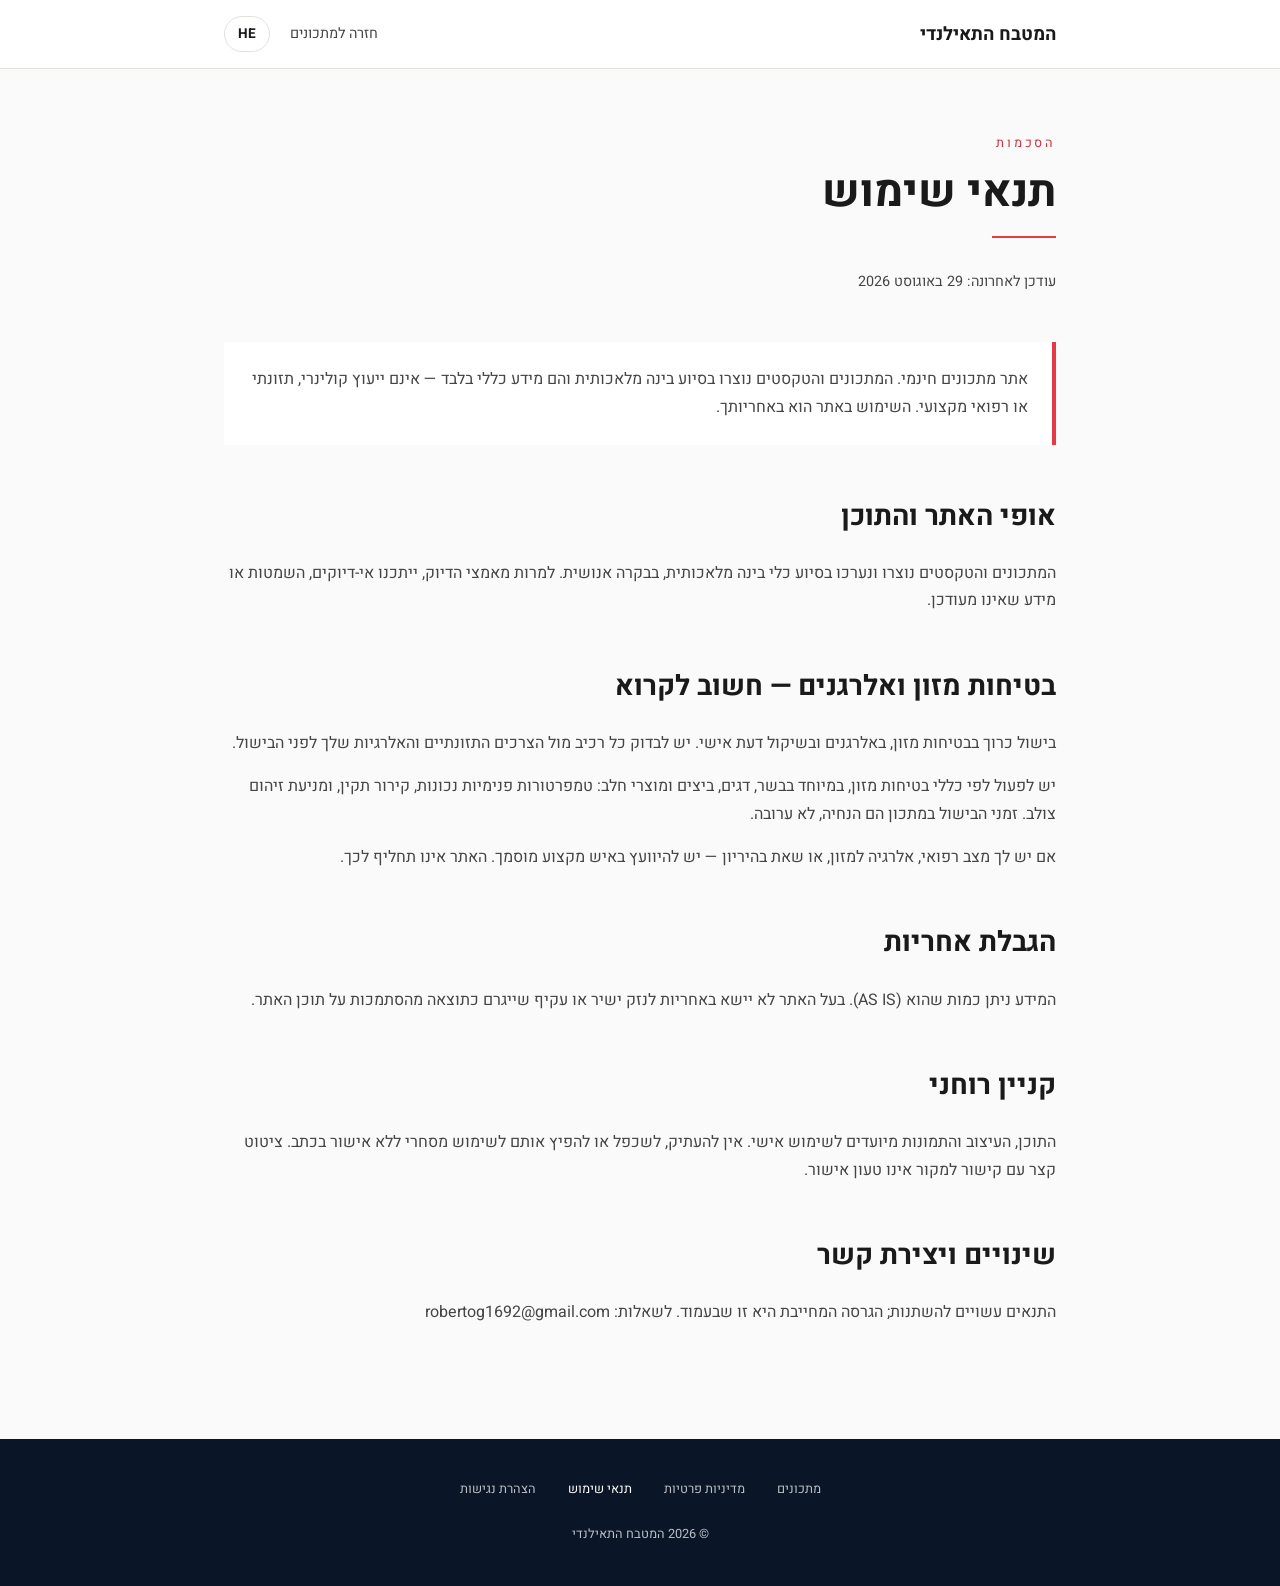
<file: terms.html>
<!DOCTYPE html>
<html lang="he" dir="rtl">
<head>
    <meta charset="UTF-8">
    <meta name="viewport" content="width=device-width, initial-scale=1.0">
    <title data-en="Terms of Use | Thai Kitchen" data-he="תנאי שימוש | המטבח התאילנדי">תנאי שימוש | המטבח התאילנדי</title>
    <meta name="description" content="תנאי השימוש באתר, בטיחות מזון והגבלת אחריות.">
    <meta http-equiv="Content-Security-Policy" content="default-src 'self'; script-src 'self'; style-src 'self'; img-src 'self' data:; font-src 'self'; connect-src 'self'; base-uri 'self'; form-action 'self'">
    <meta name="referrer" content="strict-origin-when-cross-origin">
    <link rel="stylesheet" href="assets/fonts/fonts.css">
    <link rel="stylesheet" href="assets/css/policy.css">
</head>
<body class="p-body">

    <a href="#main" class="skip-link" data-en="Skip to main content" data-he="דלג לתוכן העיקרי">דלג לתוכן העיקרי</a>

    <nav class="p-nav" aria-label="ניווט">
        <div class="p-wrap p-nav-in">
            <a href="index.html" class="p-logo" data-en="Thai Kitchen" data-he="המטבח התאילנדי">המטבח התאילנדי</a>
            <div class="p-navlinks">
                <a href="index.html" class="p-back" data-en="Back to recipes" data-he="חזרה למתכונים">חזרה למתכונים</a>
                <button id="langToggle" type="button" class="p-langbtn"><span id="langLabel">HE</span></button>
            </div>
        </div>
    </nav>

    <main id="main">
        <div class="p-wrap">
            <p class="p-eyebrow" data-en="Agreements" data-he="הסכמות">הסכמות</p>
            <h1 data-en="Terms of Use" data-he="תנאי שימוש">תנאי שימוש</h1>
            <div class="p-rule"></div>
            <p class="p-updated" data-en="Last updated: 29 August 2026" data-he="עודכן לאחרונה: 29 באוגוסט 2026">עודכן לאחרונה: 29 באוגוסט 2026</p>

        <div class="p-callout"><p data-en="A free recipe site. The recipes and texts were created with AI assistance and are general guidance only - not professional culinary, nutritional or medical advice. Use of the site is at your own responsibility." data-he="אתר מתכונים חינמי. המתכונים והטקסטים נוצרו בסיוע בינה מלאכותית והם מידע כללי בלבד — אינם ייעוץ קולינרי, תזונתי או רפואי מקצועי. השימוש באתר הוא באחריותך.">A free recipe site. The recipes and texts were created with AI assistance and are general guidance only - not professional culinary, nutritional or medical advice. Use of the site is at your own responsibility.</p></div>
        <section>
            <h2 data-en="The nature of the content" data-he="אופי האתר והתוכן">The nature of the content</h2>
            <p data-en="The recipes and texts were generated and edited with AI tools under human review. Despite efforts at accuracy, there may be errors, omissions or outdated information." data-he="המתכונים והטקסטים נוצרו ונערכו בסיוע כלי בינה מלאכותית, בבקרה אנושית. למרות מאמצי הדיוק, ייתכנו אי-דיוקים, השמטות או מידע שאינו מעודכן.">The recipes and texts were generated and edited with AI tools under human review. Despite efforts at accuracy, there may be errors, omissions or outdated information.</p>
        </section>
        <section>
            <h2 data-en="Food safety and allergens - please read" data-he="בטיחות מזון ואלרגנים — חשוב לקרוא">Food safety and allergens - please read</h2>
            <p data-en="Cooking involves food safety, allergens and personal judgement. Check every ingredient against your own dietary needs and allergies before cooking." data-he="בישול כרוך בבטיחות מזון, באלרגנים ובשיקול דעת אישי. יש לבדוק כל רכיב מול הצרכים התזונתיים והאלרגיות שלך לפני הבישול.">Cooking involves food safety, allergens and personal judgement. Check every ingredient against your own dietary needs and allergies before cooking.</p>
            <p data-en="Follow safe food-handling practice, especially with meat, fish, eggs and dairy: correct internal temperatures, proper refrigeration and no cross-contamination. Cooking times in a recipe are a guide, not a guarantee." data-he="יש לפעול לפי כללי בטיחות מזון, במיוחד בבשר, דגים, ביצים ומוצרי חלב: טמפרטורות פנימיות נכונות, קירור תקין, ומניעת זיהום צולב. זמני הבישול במתכון הם הנחיה, לא ערובה.">Follow safe food-handling practice, especially with meat, fish, eggs and dairy: correct internal temperatures, proper refrigeration and no cross-contamination. Cooking times in a recipe are a guide, not a guarantee.</p>
            <p data-en="If you have a medical condition, a food allergy, or you are pregnant, consult a qualified professional. This site is not a substitute for that." data-he="אם יש לך מצב רפואי, אלרגיה למזון, או שאת בהיריון — יש להיוועץ באיש מקצוע מוסמך. האתר אינו תחליף לכך.">If you have a medical condition, a food allergy, or you are pregnant, consult a qualified professional. This site is not a substitute for that.</p>
        </section>
        <section>
            <h2 data-en="Limitation of liability" data-he="הגבלת אחריות">Limitation of liability</h2>
            <p data-en="The information is provided AS IS. The site owner accepts no liability for direct or indirect damage arising from reliance on the content." data-he="המידע ניתן כמות שהוא (AS IS). בעל האתר לא יישא באחריות לנזק ישיר או עקיף שייגרם כתוצאה מהסתמכות על תוכן האתר.">The information is provided AS IS. The site owner accepts no liability for direct or indirect damage arising from reliance on the content.</p>
        </section>
        <section>
            <h2 data-en="Intellectual property" data-he="קניין רוחני">Intellectual property</h2>
            <p data-en="The content, design and images are intended for personal use. Do not copy, reproduce or distribute them commercially without written permission. A short quotation with a link to the source needs no permission." data-he="התוכן, העיצוב והתמונות מיועדים לשימוש אישי. אין להעתיק, לשכפל או להפיץ אותם לשימוש מסחרי ללא אישור בכתב. ציטוט קצר עם קישור למקור אינו טעון אישור.">The content, design and images are intended for personal use. Do not copy, reproduce or distribute them commercially without written permission. A short quotation with a link to the source needs no permission.</p>
        </section>
        <section>
            <h2 data-en="Changes and contact" data-he="שינויים ויצירת קשר">Changes and contact</h2>
            <p data-en="These terms may change; the binding version is the one on this page. Questions: robertog1692@gmail.com" data-he="התנאים עשויים להשתנות; הגרסה המחייבת היא זו שבעמוד. לשאלות: robertog1692@gmail.com">These terms may change; the binding version is the one on this page. Questions: robertog1692@gmail.com</p>
        </section>

        </div>
    </main>

    <footer class="p-footer">
        <div class="p-wrap">
            <div class="p-footer-links">
                <a href="index.html" data-en="Recipes" data-he="מתכונים">מתכונים</a>
                <a href="privacy.html" data-en="Privacy Policy" data-he="מדיניות פרטיות">מדיניות פרטיות</a>
                <a href="terms.html" aria-current="page" data-en="Terms of Use" data-he="תנאי שימוש">תנאי שימוש</a>
                <a href="accessibility.html" data-en="Accessibility" data-he="הצהרת נגישות">הצהרת נגישות</a>
            </div>
            <p class="p-copy">&copy; 2026 המטבח התאילנדי</p>
        </div>
    </footer>

    <script src="assets/js/policy.js"></script>
</body>
</html>
</file>
<file: assets/fonts/fonts.css>
@font-face{font-family:'Heebo';font-style:normal;font-weight:300;font-display:swap;src:url('heebo-300-normal-hebrew.woff2') format('woff2');unicode-range:U+0307-0308, U+0590-05FF, U+200C-2010, U+20AA, U+25CC, U+FB1D-FB4F;}
@font-face{font-family:'Heebo';font-style:normal;font-weight:300;font-display:swap;src:url('heebo-300-normal-latin-ext.woff2') format('woff2');unicode-range:U+0100-02BA, U+02BD-02C5, U+02C7-02CC, U+02CE-02D7, U+02DD-02FF, U+0304, U+0308, U+0329, U+1D00-1DBF, U+1E00-1E9F, U+1EF2-1EFF, U+2020, U+20A0-20AB, U+20AD-20C0, U+2113, U+2C60-2C7F, U+A720-A7FF;}
@font-face{font-family:'Heebo';font-style:normal;font-weight:300;font-display:swap;src:url('heebo-300-normal-latin.woff2') format('woff2');unicode-range:U+0000-00FF, U+0131, U+0152-0153, U+02BB-02BC, U+02C6, U+02DA, U+02DC, U+0304, U+0308, U+0329, U+2000-206F, U+20AC, U+2122, U+2191, U+2193, U+2212, U+2215, U+FEFF, U+FFFD;}
@font-face{font-family:'Heebo';font-style:normal;font-weight:400;font-display:swap;src:url('heebo-400-normal-hebrew.woff2') format('woff2');unicode-range:U+0307-0308, U+0590-05FF, U+200C-2010, U+20AA, U+25CC, U+FB1D-FB4F;}
@font-face{font-family:'Heebo';font-style:normal;font-weight:400;font-display:swap;src:url('heebo-400-normal-latin-ext.woff2') format('woff2');unicode-range:U+0100-02BA, U+02BD-02C5, U+02C7-02CC, U+02CE-02D7, U+02DD-02FF, U+0304, U+0308, U+0329, U+1D00-1DBF, U+1E00-1E9F, U+1EF2-1EFF, U+2020, U+20A0-20AB, U+20AD-20C0, U+2113, U+2C60-2C7F, U+A720-A7FF;}
@font-face{font-family:'Heebo';font-style:normal;font-weight:400;font-display:swap;src:url('heebo-400-normal-latin.woff2') format('woff2');unicode-range:U+0000-00FF, U+0131, U+0152-0153, U+02BB-02BC, U+02C6, U+02DA, U+02DC, U+0304, U+0308, U+0329, U+2000-206F, U+20AC, U+2122, U+2191, U+2193, U+2212, U+2215, U+FEFF, U+FFFD;}
@font-face{font-family:'Heebo';font-style:normal;font-weight:500;font-display:swap;src:url('heebo-500-normal-hebrew.woff2') format('woff2');unicode-range:U+0307-0308, U+0590-05FF, U+200C-2010, U+20AA, U+25CC, U+FB1D-FB4F;}
@font-face{font-family:'Heebo';font-style:normal;font-weight:500;font-display:swap;src:url('heebo-500-normal-latin-ext.woff2') format('woff2');unicode-range:U+0100-02BA, U+02BD-02C5, U+02C7-02CC, U+02CE-02D7, U+02DD-02FF, U+0304, U+0308, U+0329, U+1D00-1DBF, U+1E00-1E9F, U+1EF2-1EFF, U+2020, U+20A0-20AB, U+20AD-20C0, U+2113, U+2C60-2C7F, U+A720-A7FF;}
@font-face{font-family:'Heebo';font-style:normal;font-weight:500;font-display:swap;src:url('heebo-500-normal-latin.woff2') format('woff2');unicode-range:U+0000-00FF, U+0131, U+0152-0153, U+02BB-02BC, U+02C6, U+02DA, U+02DC, U+0304, U+0308, U+0329, U+2000-206F, U+20AC, U+2122, U+2191, U+2193, U+2212, U+2215, U+FEFF, U+FFFD;}
@font-face{font-family:'Heebo';font-style:normal;font-weight:700;font-display:swap;src:url('heebo-700-normal-hebrew.woff2') format('woff2');unicode-range:U+0307-0308, U+0590-05FF, U+200C-2010, U+20AA, U+25CC, U+FB1D-FB4F;}
@font-face{font-family:'Heebo';font-style:normal;font-weight:700;font-display:swap;src:url('heebo-700-normal-latin-ext.woff2') format('woff2');unicode-range:U+0100-02BA, U+02BD-02C5, U+02C7-02CC, U+02CE-02D7, U+02DD-02FF, U+0304, U+0308, U+0329, U+1D00-1DBF, U+1E00-1E9F, U+1EF2-1EFF, U+2020, U+20A0-20AB, U+20AD-20C0, U+2113, U+2C60-2C7F, U+A720-A7FF;}
@font-face{font-family:'Heebo';font-style:normal;font-weight:700;font-display:swap;src:url('heebo-700-normal-latin.woff2') format('woff2');unicode-range:U+0000-00FF, U+0131, U+0152-0153, U+02BB-02BC, U+02C6, U+02DA, U+02DC, U+0304, U+0308, U+0329, U+2000-206F, U+20AC, U+2122, U+2191, U+2193, U+2212, U+2215, U+FEFF, U+FFFD;}
@font-face{font-family:'Inter';font-style:normal;font-weight:300;font-display:swap;src:url('inter-300-normal-latin-ext.woff2') format('woff2');unicode-range:U+0100-02BA, U+02BD-02C5, U+02C7-02CC, U+02CE-02D7, U+02DD-02FF, U+0304, U+0308, U+0329, U+1D00-1DBF, U+1E00-1E9F, U+1EF2-1EFF, U+2020, U+20A0-20AB, U+20AD-20C0, U+2113, U+2C60-2C7F, U+A720-A7FF;}
@font-face{font-family:'Inter';font-style:normal;font-weight:300;font-display:swap;src:url('inter-300-normal-latin.woff2') format('woff2');unicode-range:U+0000-00FF, U+0131, U+0152-0153, U+02BB-02BC, U+02C6, U+02DA, U+02DC, U+0304, U+0308, U+0329, U+2000-206F, U+20AC, U+2122, U+2191, U+2193, U+2212, U+2215, U+FEFF, U+FFFD;}
@font-face{font-family:'Inter';font-style:normal;font-weight:400;font-display:swap;src:url('inter-400-normal-latin-ext.woff2') format('woff2');unicode-range:U+0100-02BA, U+02BD-02C5, U+02C7-02CC, U+02CE-02D7, U+02DD-02FF, U+0304, U+0308, U+0329, U+1D00-1DBF, U+1E00-1E9F, U+1EF2-1EFF, U+2020, U+20A0-20AB, U+20AD-20C0, U+2113, U+2C60-2C7F, U+A720-A7FF;}
@font-face{font-family:'Inter';font-style:normal;font-weight:400;font-display:swap;src:url('inter-400-normal-latin.woff2') format('woff2');unicode-range:U+0000-00FF, U+0131, U+0152-0153, U+02BB-02BC, U+02C6, U+02DA, U+02DC, U+0304, U+0308, U+0329, U+2000-206F, U+20AC, U+2122, U+2191, U+2193, U+2212, U+2215, U+FEFF, U+FFFD;}
@font-face{font-family:'Inter';font-style:normal;font-weight:500;font-display:swap;src:url('inter-500-normal-latin-ext.woff2') format('woff2');unicode-range:U+0100-02BA, U+02BD-02C5, U+02C7-02CC, U+02CE-02D7, U+02DD-02FF, U+0304, U+0308, U+0329, U+1D00-1DBF, U+1E00-1E9F, U+1EF2-1EFF, U+2020, U+20A0-20AB, U+20AD-20C0, U+2113, U+2C60-2C7F, U+A720-A7FF;}
@font-face{font-family:'Inter';font-style:normal;font-weight:500;font-display:swap;src:url('inter-500-normal-latin.woff2') format('woff2');unicode-range:U+0000-00FF, U+0131, U+0152-0153, U+02BB-02BC, U+02C6, U+02DA, U+02DC, U+0304, U+0308, U+0329, U+2000-206F, U+20AC, U+2122, U+2191, U+2193, U+2212, U+2215, U+FEFF, U+FFFD;}
@font-face{font-family:'Inter';font-style:normal;font-weight:700;font-display:swap;src:url('inter-700-normal-latin-ext.woff2') format('woff2');unicode-range:U+0100-02BA, U+02BD-02C5, U+02C7-02CC, U+02CE-02D7, U+02DD-02FF, U+0304, U+0308, U+0329, U+1D00-1DBF, U+1E00-1E9F, U+1EF2-1EFF, U+2020, U+20A0-20AB, U+20AD-20C0, U+2113, U+2C60-2C7F, U+A720-A7FF;}
@font-face{font-family:'Inter';font-style:normal;font-weight:700;font-display:swap;src:url('inter-700-normal-latin.woff2') format('woff2');unicode-range:U+0000-00FF, U+0131, U+0152-0153, U+02BB-02BC, U+02C6, U+02DA, U+02DC, U+0304, U+0308, U+0329, U+2000-206F, U+20AC, U+2122, U+2191, U+2193, U+2212, U+2215, U+FEFF, U+FFFD;}
@font-face{font-family:'Playfair Display';font-style:normal;font-weight:600;font-display:swap;src:url('playfair-display-600-normal-latin-ext.woff2') format('woff2');unicode-range:U+0100-02BA, U+02BD-02C5, U+02C7-02CC, U+02CE-02D7, U+02DD-02FF, U+0304, U+0308, U+0329, U+1D00-1DBF, U+1E00-1E9F, U+1EF2-1EFF, U+2020, U+20A0-20AB, U+20AD-20C0, U+2113, U+2C60-2C7F, U+A720-A7FF;}
@font-face{font-family:'Playfair Display';font-style:normal;font-weight:600;font-display:swap;src:url('playfair-display-600-normal-latin.woff2') format('woff2');unicode-range:U+0000-00FF, U+0131, U+0152-0153, U+02BB-02BC, U+02C6, U+02DA, U+02DC, U+0304, U+0308, U+0329, U+2000-206F, U+20AC, U+2122, U+2191, U+2193, U+2212, U+2215, U+FEFF, U+FFFD;}
@font-face{font-family:'Playfair Display';font-style:normal;font-weight:700;font-display:swap;src:url('playfair-display-700-normal-latin-ext.woff2') format('woff2');unicode-range:U+0100-02BA, U+02BD-02C5, U+02C7-02CC, U+02CE-02D7, U+02DD-02FF, U+0304, U+0308, U+0329, U+1D00-1DBF, U+1E00-1E9F, U+1EF2-1EFF, U+2020, U+20A0-20AB, U+20AD-20C0, U+2113, U+2C60-2C7F, U+A720-A7FF;}
@font-face{font-family:'Playfair Display';font-style:normal;font-weight:700;font-display:swap;src:url('playfair-display-700-normal-latin.woff2') format('woff2');unicode-range:U+0000-00FF, U+0131, U+0152-0153, U+02BB-02BC, U+02C6, U+02DA, U+02DC, U+0304, U+0308, U+0329, U+2000-206F, U+20AC, U+2122, U+2191, U+2193, U+2212, U+2215, U+FEFF, U+FFFD;}
</file>
<file: css/style.css>
/* ======================================
   המטבח התאילנדי — Custom Styles
   ====================================== */

/* --- CSS Custom Properties --- */
:root {
    --th-primary: #D43440;
    --th-primary-light: #FFB703;
    --th-primary-dark: #A4161A;
    --th-cream: #FAFAFA;
    --th-charcoal: #1A1A1A;
    --th-navy: #0A1628;
    --th-warm-gray: #F5F0EB;
    --th-text-secondary: #6B7280;
    --th-border: #E5E1DC;
}

/* --- Language-Specific Fonts --- */
html[lang="he"] body {
    font-family: 'Heebo', sans-serif;
}

html[lang="en"] body {
    font-family: 'Inter', sans-serif;
}

html[lang="en"] .font-playfair {
    font-family: 'Playfair Display', serif;
}

/* --- Base --- */
body {
    -webkit-font-smoothing: antialiased;
    -moz-osx-font-smoothing: grayscale;
}

/* --- Language Switcher --- */
.language-switcher {
    display: flex;
    gap: 0;
    border: 2px solid var(--th-primary);
    border-radius: 8px;
    overflow: hidden;
    background: white;
}

.lang-btn {
    padding: 6px 14px;
    font-size: 0.8125rem;
    font-weight: 700;
    color: var(--th-primary);
    background: transparent;
    border: none;
    cursor: pointer;
    transition: all 0.2s ease;
    letter-spacing: 0.5px;
}

.lang-btn:hover {
    background: rgba(230, 57, 70, 0.1);
}

.lang-btn.active {
    background: var(--th-primary);
    color: white;
}

.lang-btn:not(:last-child) {
    border-right: 1px solid rgba(230, 57, 70, 0.3);
}

/* --- Glassmorphism --- */
.glass {
    background: rgba(255, 255, 255, 0.85);
    backdrop-filter: blur(16px);
    -webkit-backdrop-filter: blur(16px);
    border: 1px solid rgba(255, 255, 255, 0.2);
}

.glass-search {
    background: rgba(255, 255, 255, 0.1);
    backdrop-filter: blur(12px);
    -webkit-backdrop-filter: blur(12px);
    border: 1px solid rgba(255, 255, 255, 0.15);
}

.glass-search:focus-within {
    border-color: var(--th-primary);
    box-shadow: 0 0 0 2px rgba(0, 0, 0, 0.1);
}

/* --- Header --- */
.header-glass {
    background: rgba(250, 250, 250, 0.9);
    backdrop-filter: blur(12px);
    -webkit-backdrop-filter: blur(12px);
    border-bottom: 1px solid var(--th-border);
    box-shadow: 0 1px 3px rgba(0, 0, 0, 0.05);
}

/* The header is transparent over the hero photo until 50px of scroll, so the
   charcoal wordmark sat on whatever the photo happened to put behind it --
   measured 1.0-1.7:1 across the sites, against a 4.5:1 bar. White while the
   header is transparent; the .header-glass panel restores the charcoal. */
#app-header:not(.header-glass) #header-logo > span:last-child {
    color: #FFFFFF;
    text-shadow: 0 1px 3px rgba(0, 0, 0, 0.45);
}

/* --- Home Hero --- */
.home-hero {
    min-height: 50vh;
    background: url('../images/Thai_Cuisine_Hero_Background.jpg') center / cover no-repeat;
}

.home-hero::after {
    content: '';
    position: absolute;
    inset: 0;
    background: linear-gradient(to bottom, rgba(10, 22, 40, 0.85) 0%, rgba(10, 22, 40, 0.85) 62%, rgba(10, 22, 40, 0.62) 100%);
}

/* --- Card Lift Effect --- */
.card-lift {
    transition: transform 0.4s cubic-bezier(0.22, 1, 0.36, 1),
                box-shadow 0.4s cubic-bezier(0.22, 1, 0.36, 1);
}

.card-lift:hover {
    transform: translateY(-6px);
    box-shadow: 0 20px 40px rgba(0, 0, 0, 0.08),
                0 8px 16px rgba(0, 0, 0, 0.04);
}

/* --- Recipe Card --- */
.recipe-card {
    border: 1px solid var(--th-border);
    border-radius: 12px;
    overflow: hidden;
    background: white;
    cursor: pointer;
}

.recipe-card-image-wrapper {
    aspect-ratio: 16 / 9;
    background: linear-gradient(135deg, var(--th-warm-gray) 0%, #e8e4df 100%);
    position: relative;
    overflow: hidden;
}

.recipe-card-image {
    aspect-ratio: 16 / 9;
    object-fit: cover;
    width: 100%;
    transition: transform 0.6s ease-out, opacity 0.4s ease;
    opacity: 0;
}

.recipe-card-image.loaded { opacity: 1; }

.img-placeholder {
    position: absolute;
    inset: 0;
    display: flex;
    align-items: center;
    justify-content: center;
    color: var(--th-primary);
    opacity: 0.3;
    font-size: 2.5rem;
}

.recipe-card:hover .recipe-card-image { transform: scale(1.05); }

/* --- Difficulty Badges --- */
.badge-easy { background-color: #dcfce7; color: #0F7D38; }
.badge-medium { background-color: #fef3c7; color: #9C5501; }
.badge-hard { background-color: #fee2e2; color: #C12020; }

/* --- Category Pills --- */
.category-pill {
    white-space: nowrap;
    padding: 0.5rem 1rem;
    border-radius: 9999px;
    font-size: 0.875rem;
    font-weight: 500;
    border: 1px solid var(--th-border);
    background: white;
    color: var(--th-charcoal);
    cursor: pointer;
    transition: all 0.2s ease;
    display: flex;
    align-items: center;
    gap: 0.375rem;
}

.category-pill:hover {
    border-color: var(--th-primary);
    color: var(--th-primary);
}

.category-pill.active {
    background: var(--th-primary);
    color: white;
    border-color: var(--th-primary);
}

/* --- Recipe Detail Hero --- */
.recipe-hero {
    position: relative;
    min-height: 50vh;
    background-size: cover;
    background-position: center;
    display: flex;
    align-items: flex-end;
}

.recipe-hero::after {
    content: '';
    position: absolute;
    inset: 0;
    background: linear-gradient(to top, rgba(10, 22, 40, 0.85) 0%, rgba(10, 22, 40, 0.3) 50%, transparent 100%);
}

@media (min-width: 1024px) {
    .recipe-hero { min-height: 40vh; }
}

/* --- Step Number Circle --- */
.step-number {
    width: 32px;
    height: 32px;
    min-width: 32px;
    border-radius: 50%;
    background: var(--th-primary);
    color: white;
    display: flex;
    align-items: center;
    justify-content: center;
    font-weight: 700;
    font-size: 0.875rem;
}

/* --- Meta Item --- */
.meta-item {
    display: flex;
    flex-direction: column;
    align-items: center;
    gap: 0.25rem;
    padding: 0 1rem;
}

/* RTL/LTR Meta Item Borders */
html[dir="rtl"] .meta-item:not(:last-child) {
    border-left: 1px solid var(--th-border);
    border-right: none;
}

html[dir="ltr"] .meta-item:not(:last-child) {
    border-right: 1px solid var(--th-border);
    border-left: none;
}

/* --- Ingredient Row --- */
.ingredient-row {
    display: flex;
    align-items: center;
    gap: 0.75rem;
    padding: 0.5rem 0;
    border-bottom: 1px solid rgba(229, 225, 220, 0.5);
    line-height: 1.75;
}

.ingredient-row:last-child { border-bottom: none; }

/* --- Loading Spinner --- */
.spinner {
    width: 40px;
    height: 40px;
    border: 3px solid var(--th-border);
    border-top-color: var(--th-primary);
    border-radius: 50%;
    animation: spin 0.8s linear infinite;
    margin: 0 auto;
}

@keyframes spin { to { transform: rotate(360deg); } }

/* --- View Transition --- */
.view-fade-in { animation: fadeIn 0.3s ease forwards; }

@keyframes fadeIn {
    from { opacity: 0; transform: translateY(8px); }
    to { opacity: 1; transform: translateY(0); }
}

/* --- Scrollbar Hide --- */
.scrollbar-hide { -ms-overflow-style: none; scrollbar-width: none; }
.scrollbar-hide::-webkit-scrollbar { display: none; }

/* --- Tag Pill --- */
.tag-pill {
    display: inline-flex;
    align-items: center;
    gap: 0.25rem;
    padding: 0.25rem 0.75rem;
    border-radius: 9999px;
    background: var(--th-warm-gray);
    color: var(--th-text-secondary);
    font-size: 0.8125rem;
}

/* --- Text Clamp --- */
.line-clamp-2 {
    display: -webkit-box;
    -webkit-line-clamp: 2;
    -webkit-box-orient: vertical;
    overflow: hidden;
}

/* --- WhatsApp Share Button --- */
.whatsapp-share-btn {
    display: flex;
    align-items: center;
    justify-content: center;
    gap: 0.5rem;
    width: 100%;
    padding: 0.875rem 1.5rem;
    margin-bottom: 2rem;
    border-radius: 12px;
    background: #25D366;
    color: white;
    font-weight: 600;
    font-size: 0.9375rem;
    text-decoration: none;
    transition: background-color 0.2s ease;
}

.whatsapp-share-btn:hover { background: #1DA851; }
.whatsapp-share-btn i { font-size: 1.25rem; }

/* --- Gold Border (RTL: right border, LTR: left border) --- */
html[dir="rtl"] .primary-border-right {
    border-right: 3px solid var(--th-primary);
    border-left: none;
}

html[dir="ltr"] .primary-border-right {
    border-left: 3px solid var(--th-primary);
    border-right: none;
}

/* --- Responsive Language Switcher --- */
@media (max-width: 640px) {
    .lang-btn {
        padding: 5px 10px;
        font-size: 0.75rem;
    }
}


/* ============================================================
   Accessibility additions (29.08.2026) - compliance package
   ============================================================ */

/* Skip to main content: off-screen until it receives keyboard focus.
   inset-inline-start keeps it correct in both RTL (Hebrew) and LTR. */
.skip-link {
    position: absolute;
    top: -100px;
    inset-inline-start: 1rem;
    z-index: 200;
    background: #D43440;
    color: #fff;
    padding: 0.75rem 1.5rem;
    font-weight: 600;
    border-radius: 0.25rem;
    text-decoration: none;
    transition: top 0.2s ease-in-out;
}
.skip-link:focus { top: 1rem; }

a:focus-visible, button:focus-visible, [tabindex]:focus-visible {
    outline: 3px solid #D43440;
    outline-offset: 3px;
    border-radius: 2px;
}
@supports not selector(:focus-visible) {
    a:focus, button:focus { outline: 3px solid #D43440; outline-offset: 3px; }
}

@media (prefers-reduced-motion: reduce) {
    *, *::before, *::after {
        animation-duration: 0.01ms !important;
        animation-iteration-count: 1 !important;
        transition-duration: 0.01ms !important;
        scroll-behavior: auto !important;
    }
}

/* Visually hidden but announced by screen readers - keeps the heading
   hierarchy valid without changing the visual design. */
.sr-only-heading {
    position: absolute; width: 1px; height: 1px;
    padding: 0; margin: -1px; overflow: hidden;
    clip: rect(0,0,0,0); white-space: nowrap; border: 0;
}


/* ============================================================
   Contrast corrections (29.08.2026)
   The brand colour is light: white text on it reads at 4.17:1, and the
   colour as text on white reads the same. Both fail AA. These rules use a
   darkened variant for those two roles only - decorative use of the brand
   colour (borders, backgrounds behind dark text) is unchanged.
   ============================================================ */
:root { --a11y-accent: #D83541; }

.lang-btn { color: var(--a11y-accent); }
.lang-btn.active { background: var(--a11y-accent); color: #fff; }
.category-pill:hover { border-color: var(--a11y-accent); color: var(--a11y-accent); }
.category-pill.active { background: var(--a11y-accent); border-color: var(--a11y-accent); color: #fff; }
</file>
<file: assets/css/policy.css>
:root {
    --accent: #E63946;
    --accent-text: #CB313D;
    --ink: #1A1A1A;
    --ink-soft: #454545;
    --paper: #FAFAFA;
    --card: #FFFFFF;
    --rule: #E5E1DC;
    --footer: #0A1628;
}

.p-wrap { max-width: 52rem; margin: 0 auto; padding: 0 1.5rem; }
.p-body { background: var(--paper); color: var(--ink); margin: 0;
          font-family: 'Heebo', system-ui, -apple-system, sans-serif; line-height: 1.7; }

.p-nav { background: var(--card); border-bottom: 1px solid var(--rule); }
.p-nav-in { display: flex; align-items: center; justify-content: space-between;
            padding-top: 1rem; padding-bottom: 1rem; }
.p-logo { font-weight: 700; font-size: 1.15rem; color: var(--ink); text-decoration: none; }
.p-navlinks { display: flex; align-items: center; gap: 1.25rem; }
.p-back { color: var(--ink-soft); text-decoration: none; font-size: .9rem; }
.p-back:hover { color: var(--accent-text); }

.p-langbtn { display: inline-flex; align-items: center; gap: .4rem;
             padding: .35rem .8rem; border: 1px solid var(--rule); border-radius: 999px;
             background: var(--card); color: var(--ink); font: inherit; font-size: .85rem;
             font-weight: 600; cursor: pointer; }
.p-langbtn:hover { border-color: var(--accent); }

main { display: block; padding: 4rem 0; }
.p-eyebrow { color: var(--accent-text); font-size: .8rem; letter-spacing: .22em;
             text-transform: uppercase; margin: 0 0 .75rem; }
h1 { font-size: clamp(2rem, 5vw, 2.75rem); margin: 0 0 1rem; line-height: 1.2; }
.p-rule { width: 4rem; height: 2px; background: var(--accent); margin-bottom: 2rem; }
.p-updated { color: var(--ink-soft); font-size: .9rem; margin-bottom: 3rem; }

.p-callout { background: var(--card); border-inline-start: 4px solid var(--accent);
             padding: 1.5rem; margin-bottom: 3rem; }
.p-callout p { margin: 0; }

section { margin-bottom: 3rem; }
h2 { font-size: clamp(1.35rem, 3.2vw, 1.75rem); margin: 0 0 1.25rem; }
h3 { font-size: 1.1rem; margin: 2rem 0 .75rem; }
p { color: var(--ink-soft); margin: 0 0 1rem; }

ul.p-list { list-style: none; padding: 0; margin: 0 0 3rem; }
ul.p-list li { display: flex; gap: .75rem; color: var(--ink-soft); margin-bottom: .75rem; }
ul.p-list li::before { content: "\2022"; color: var(--accent-text); font-weight: 700; }

a { color: var(--accent-text); }
.p-note { border-top: 1px solid var(--rule); padding-top: 2rem;
          color: var(--ink-soft); font-size: .8rem; }

.p-footer { background: var(--footer); color: #fff; padding: 2.5rem 0; text-align: center; }
.p-footer-links { display: flex; flex-wrap: wrap; justify-content: center;
                  gap: .5rem 2rem; margin-bottom: 1.5rem; }
.p-footer a { color: rgba(255,255,255,.72); text-decoration: none; font-size: .8rem; }
.p-footer a:hover, .p-footer a[aria-current] { color: #fff; }
.p-copy { color: rgba(255,255,255,.72); font-size: .8rem; margin: 0; }

/* Keyboard access */
.skip-link { position: absolute; top: -100px; inset-inline-start: 1rem; z-index: 100;
             background: var(--accent); color: #fff; padding: .75rem 1.5rem;
             font-weight: 600; border-radius: .25rem; text-decoration: none;
             transition: top .2s ease-in-out; }
.skip-link:focus { top: 1rem; }
a:focus-visible, button:focus-visible { outline: 3px solid var(--accent);
                                        outline-offset: 3px; border-radius: 2px; }

@media (prefers-reduced-motion: reduce) {
    *, *::before, *::after { animation-duration: .01ms !important;
        transition-duration: .01ms !important; scroll-behavior: auto !important; }
}
</file>
